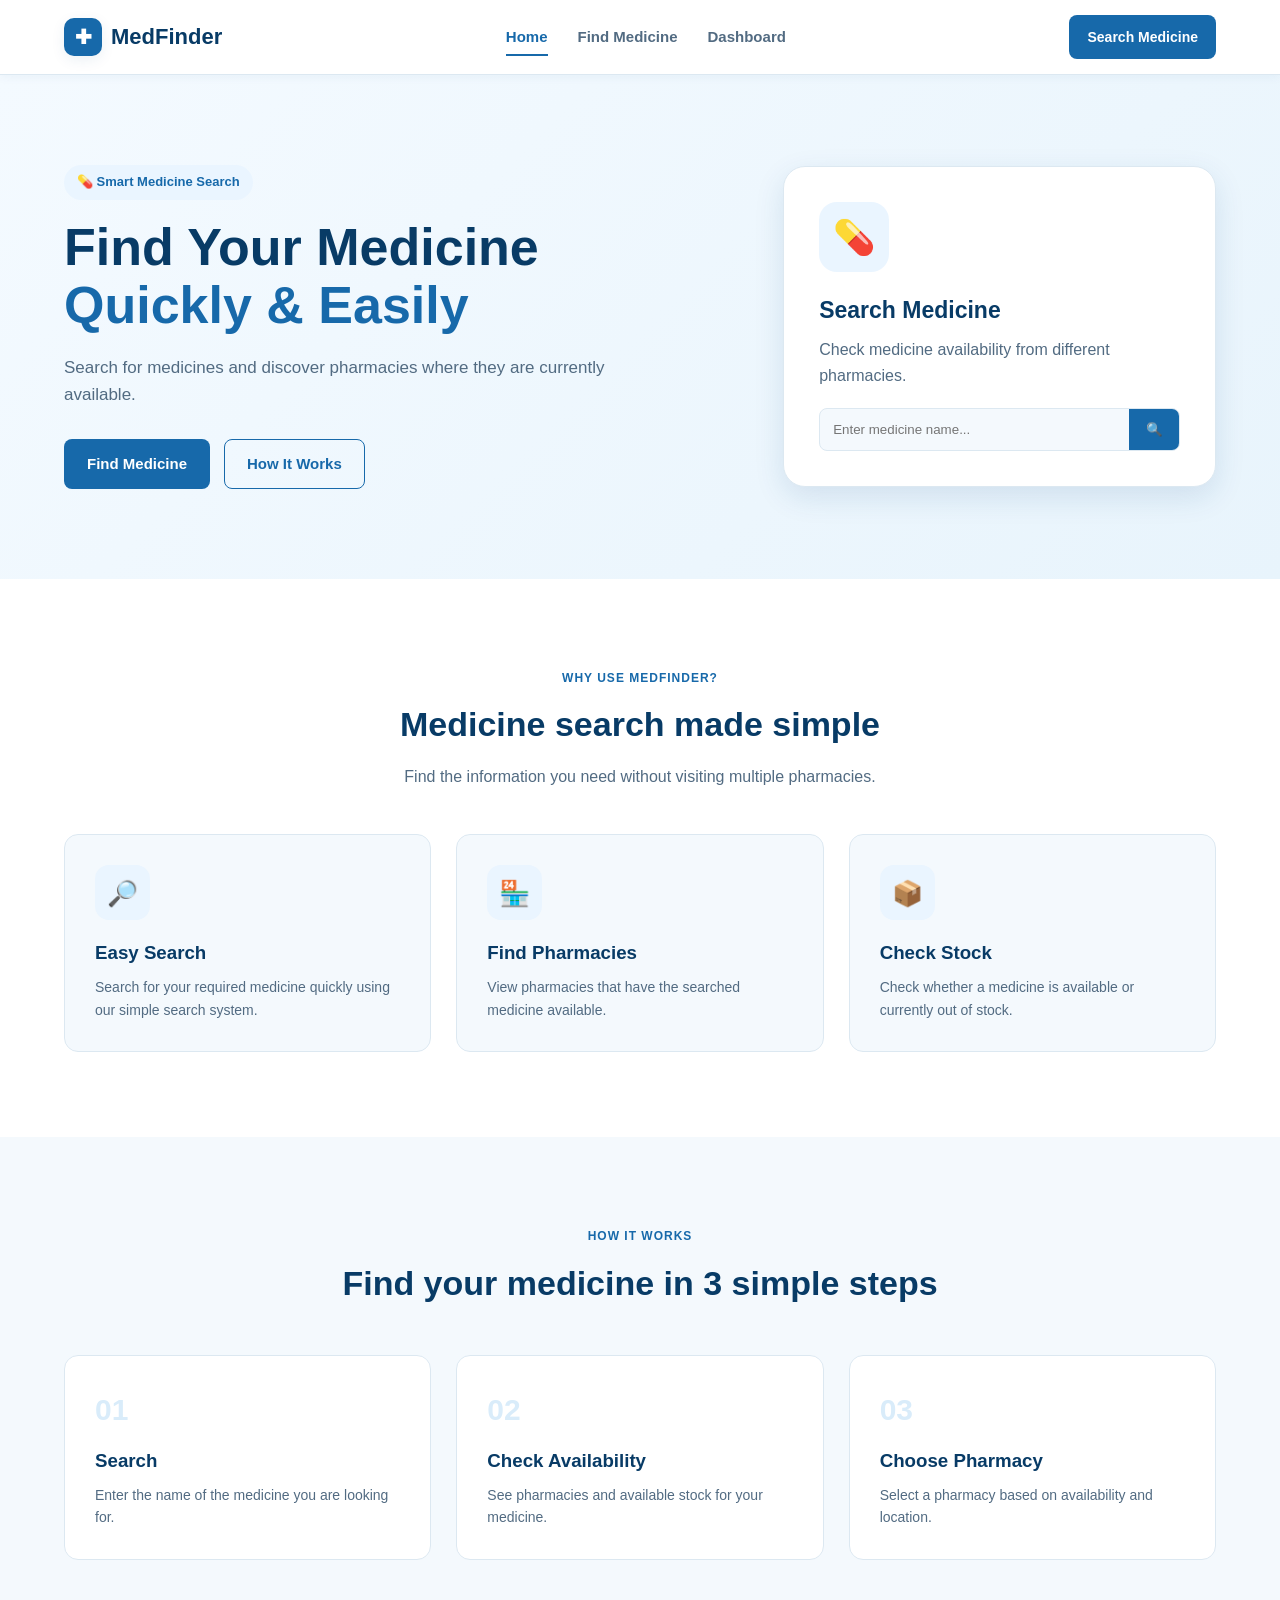
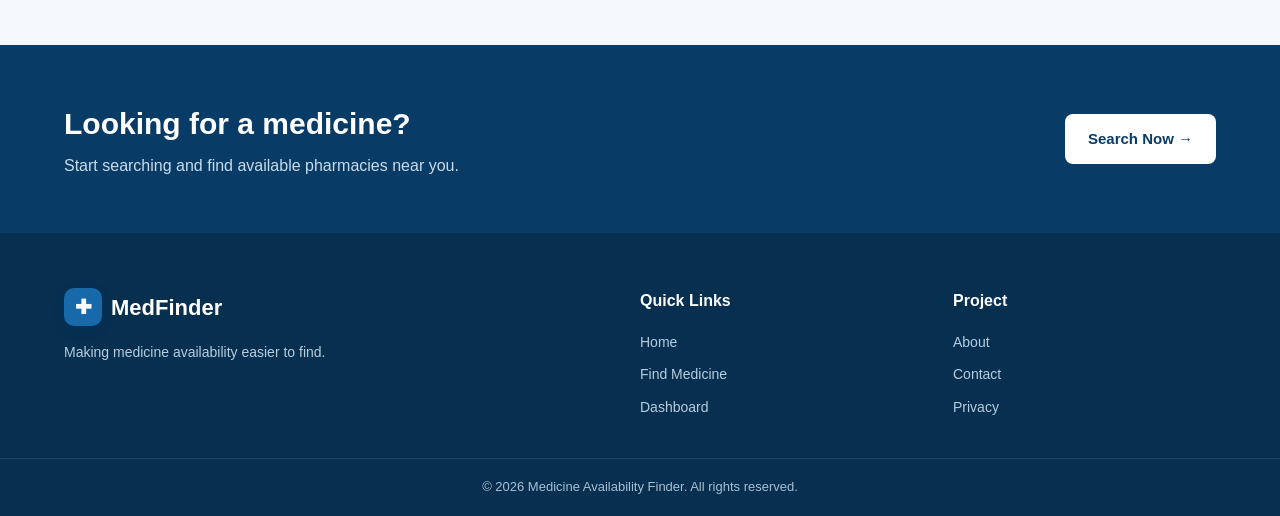
<file: Medicine-Availability-Finder/index.html>
<!DOCTYPE html>
<html lang="en">
<head>
    <meta charset="UTF-8">
    <meta name="viewport" content="width=device-width, initial-scale=1.0">

    <title>Medicine Availability Finder</title>

    <link rel="stylesheet" href="style.css">
</head>

<body>

    <!-- ================= NAVBAR ================= -->
    <header class="navbar">

        <div class="container nav-container">

            <a href="index.html" class="logo">
                <span class="logo-icon">✚</span>
                MedFinder
            </a>

            <nav class="nav-links">
                <a href="index.html" class="active">Home</a>
                <a href="search.html">Find Medicine</a>
                <a href="dashboard.html">Dashboard</a>
            </nav>

            <a href="search.html" class="nav-button">
                Search Medicine
            </a>

        </div>

    </header>


    <!-- ================= HERO SECTION ================= -->
    <main>

        <section class="hero">

            <div class="container hero-content">

                <div class="hero-text">

                    <span class="hero-tag">
                        💊 Smart Medicine Search
                    </span>

                    <h1>
                        Find Your Medicine
                        <span>Quickly & Easily</span>
                    </h1>

                    <p>
                        Search for medicines and discover pharmacies
                        where they are currently available.
                    </p>

                    <div class="hero-buttons">

                        <a href="search.html" class="primary-button">
                            Find Medicine
                        </a>

                        <a href="#how-it-works" class="secondary-button">
                            How It Works
                        </a>

                    </div>

                </div>


                <div class="hero-card">

                    <div class="medicine-icon">
                        💊
                    </div>

                    <h3>Search Medicine</h3>

                    <p>
                        Check medicine availability from
                        different pharmacies.
                    </p>

                    <div class="mini-search">

                        <input
                            type="text"
                            placeholder="Enter medicine name..."
                            id="heroSearch"
                        >

                        <button onclick="searchFromHome()">
                            🔍
                        </button>

                    </div>

                </div>

            </div>

        </section>


        <!-- ================= FEATURES ================= -->

        <section class="features-section">

            <div class="container">

                <div class="section-heading">

                    <span>WHY USE MEDFINDER?</span>

                    <h2>
                        Medicine search made simple
                    </h2>

                    <p>
                        Find the information you need without
                        visiting multiple pharmacies.
                    </p>

                </div>


                <div class="features-grid">

                    <div class="feature-card">

                        <div class="feature-icon">
                            🔎
                        </div>

                        <h3>Easy Search</h3>

                        <p>
                            Search for your required medicine
                            quickly using our simple search system.
                        </p>

                    </div>


                    <div class="feature-card">

                        <div class="feature-icon">
                            🏪
                        </div>

                        <h3>Find Pharmacies</h3>

                        <p>
                            View pharmacies that have the
                            searched medicine available.
                        </p>

                    </div>


                    <div class="feature-card">

                        <div class="feature-icon">
                            📦
                        </div>

                        <h3>Check Stock</h3>

                        <p>
                            Check whether a medicine is
                            available or currently out of stock.
                        </p>

                    </div>

                </div>

            </div>

        </section>


        <!-- ================= HOW IT WORKS ================= -->

        <section class="how-section" id="how-it-works">

            <div class="container">

                <div class="section-heading">

                    <span>HOW IT WORKS</span>

                    <h2>
                        Find your medicine in 3 simple steps
                    </h2>

                </div>


                <div class="steps-grid">

                    <div class="step-card">

                        <div class="step-number">
                            01
                        </div>

                        <h3>Search</h3>

                        <p>
                            Enter the name of the medicine
                            you are looking for.
                        </p>

                    </div>


                    <div class="step-card">

                        <div class="step-number">
                            02
                        </div>

                        <h3>Check Availability</h3>

                        <p>
                            See pharmacies and available
                            stock for your medicine.
                        </p>

                    </div>


                    <div class="step-card">

                        <div class="step-number">
                            03
                        </div>

                        <h3>Choose Pharmacy</h3>

                        <p>
                            Select a pharmacy based on
                            availability and location.
                        </p>

                    </div>

                </div>

            </div>

        </section>


        <!-- ================= CTA ================= -->

        <section class="cta-section">

            <div class="container cta-content">

                <div>

                    <h2>
                        Looking for a medicine?
                    </h2>

                    <p>
                        Start searching and find available
                        pharmacies near you.
                    </p>

                </div>

                <a href="search.html" class="primary-button">
                    Search Now →
                </a>

            </div>

        </section>

    </main>


    <!-- ================= FOOTER ================= -->

    <footer class="footer">

        <div class="container footer-content">

            <div class="footer-brand">

                <a href="index.html" class="logo">
                    <span class="logo-icon">✚</span>
                    MedFinder
                </a>

                <p>
                    Making medicine availability
                    easier to find.
                </p>

            </div>


            <div class="footer-links">

                <h4>Quick Links</h4>

                <a href="index.html">Home</a>
                <a href="search.html">Find Medicine</a>
                <a href="dashboard.html">Dashboard</a>

            </div>


            <div class="footer-links">

                <h4>Project</h4>

                <a href="#">About</a>
                <a href="#">Contact</a>
                <a href="#">Privacy</a>

            </div>

        </div>


        <div class="footer-bottom">

            <p>
                © 2026 Medicine Availability Finder.
                All rights reserved.
            </p>

        </div>

    </footer>


    <!-- JavaScript -->
    <script src="script.js"></script>

</body>
</html>
</file>
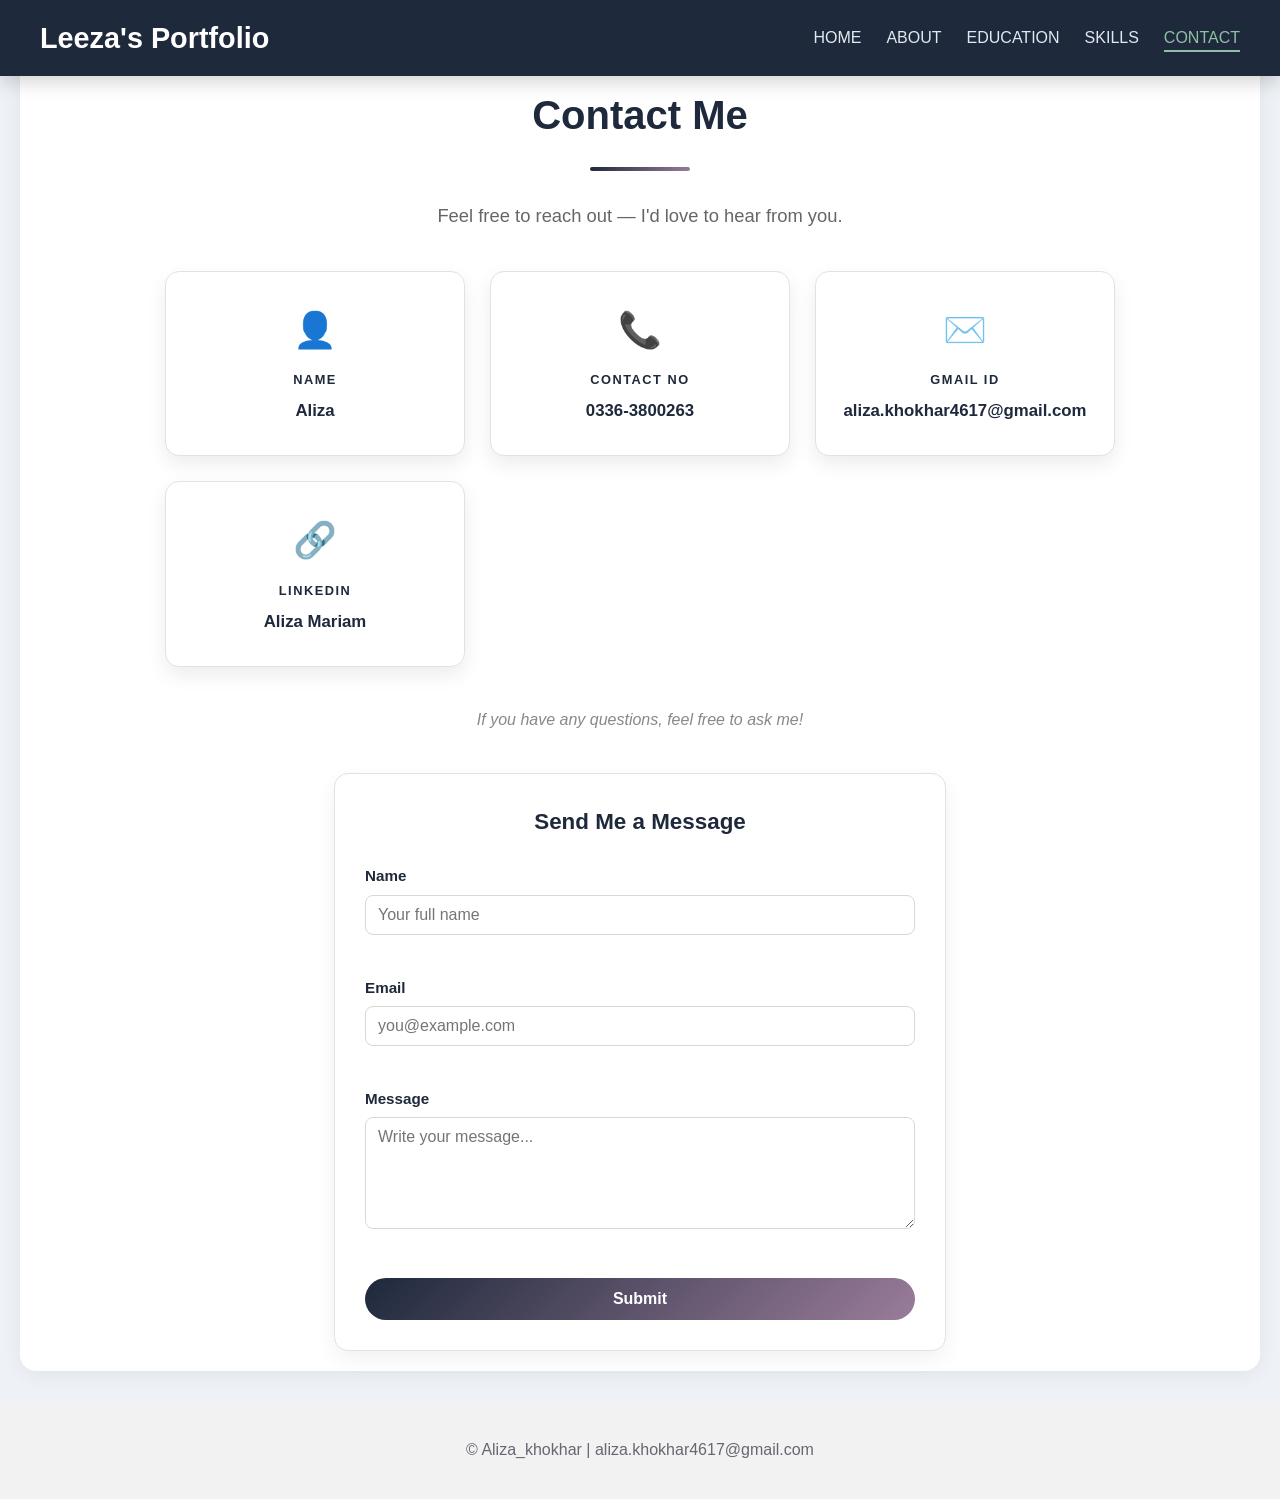
<file: contact.html>
<!DOCTYPE html>
<html lang="en">
<head>
    <meta charset="UTF-8">
    <meta name="viewport" content="width=device-width, initial-scale=1.0">
    <title>Contact | Leeza's Portfolio</title>
    <style>
:root {
            --color-bg: #eef1f5;
            --color-white: #ffffff;
            --color-navy: #1e293b;
            --color-text: #333340;
            --color-accent: #1e293b;
            --color-accent-2: #9a7c9a;
            --color-nav-text: #e2e8f0;
            --color-hover: #8fbfa5;
            --transition-fast: 0.3s ease;
        }
        html {
            scroll-behavior: smooth;
        }
         body {
            font-family: 'Segoe UI', Tahoma, Geneva, Verdana, sans-serif;
            margin: 0;
            padding: 0;
            background: var(--color-bg);
            color: var(--color-text);
            line-height: 1.6;
            overflow-x: hidden;
        }
        header {
            position: fixed;
            top: 0;
            width: 100%;
            background: var(--color-navy);
            z-index: 1000;
            padding: 15px 0; /* Reduced padding */
            box-shadow: 0 4px 20px rgba(0, 0, 0, 0.2);
        }
        .header-content {
            max-width: 1200px;
            margin: 0 auto;
            display: flex;
            justify-content: space-between;
            align-items: center;
            padding: 0 20px;
        }
        .logo {
            font-size: 1.8em; /* Slightly smaller */
            font-weight: bold;
            color: #ffffff;
            text-shadow: none;
        }
        nav ul {
            list-style: none;
            margin: 0;
            padding: 0;
            display: flex;
        }
        nav ul li {
            margin-left: 25px; /* Adjusted */
        }
        nav ul li a {
            position: relative;
            color: var(--color-nav-text);
            text-decoration: none;
            font-weight: 500;
            transition: color var(--transition-fast), transform var(--transition-fast);
            padding-bottom: 4px;
        }
        nav ul li a::after {
            content: '';
            position: absolute;
            left: 0;
            bottom: -2px;
            width: 0;
            height: 2px;
            background: var(--color-hover);
            transition: width var(--transition-fast);
        }
        nav ul li a:hover {
            color: var(--color-hover);
            transform: translateY(-2px);
        }
        nav ul li a:hover::after,
        nav ul li a.active::after {
            width: 100%;
        }
        .hero {
            padding: 100px 20px 50px; /* Reduced padding */
            background: linear-gradient(135deg, #ffffff 0%, #eef1ef 100%);
            min-height: 70vh; /* Reduced height */
            display: flex;
            align-items: center;
            justify-content: space-between;
            flex-wrap: wrap;
        }
        .hero-content {
            flex: 1;
            text-align: left;
            padding-left: 50px;
        }
        .hero h1 {
            font-size: 3.5em;
            margin: 0;
            color: var(--color-navy);
            text-shadow: none;
            animation: fadeInUp 1s ease-out;
        }
        .hero p {
            font-size: 1.5em;
            margin: 20px 0;
            animation: fadeInUp 1.2s ease-out;
        }
        .hero .slogan {
            font-size: 1.2em;
            margin: 10px 0;
            color: #6b6b7a;
            animation: fadeInUp 1.3s ease-out;
        }
        .hero button, .hero a.button-link {
            background: linear-gradient(135deg, var(--color-accent) 0%, var(--color-accent-2) 100%);
            color: #ffffff;
            border: none;
            padding: 10px 20px; /* Smaller padding */
            font-size: 1em; /* Smaller font */
            cursor: pointer;
            border-radius: 50px;
            transition: transform 0.3s, box-shadow 0.3s;
            animation: fadeInUp 1.6s ease-out;
            text-decoration: none;
            display: inline-block;
            font-weight: 600;
        }
        .hero button:hover, .hero a.button-link:hover {
            transform: scale(1.05);
            box-shadow: 0 10px 30px rgba(107, 144, 128, 0.5);
        }
        .hero img {
            width: 250px;
            height: 350px;
            border-radius: 10px; /* Rectangle shape */
            border: 3px solid var(--color-accent);
            box-shadow: 0 0 30px rgba(107, 144, 128, 0.5);
            margin-right: 30px;
            animation: fadeInUp 1.4s ease-out;
            flex-shrink: 0;
            transition: transform var(--transition-fast), box-shadow var(--transition-fast);
        }
        .hero img:hover {
            transform: scale(1.04);
            box-shadow: 0 0 40px rgba(107, 144, 128, 0.7);
        }
        section {
            padding: 40px 40px; /* Reduced top padding */
            max-width: 1200px;
            margin: 30px auto;
        }
        section:not(.hero) {
            background: #ffffff;
            border-radius: 16px;
            box-shadow: 0 4px 20px rgba(0, 0, 0, 0.06);
        }
        #about {
            background: #ffffff;
        }
        #skills {
            background: #ffffff;
        }
        #contact {
            background: #ffffff;
        }
        #contact h2 {
            color: var(--color-navy);
            text-shadow: none;
        }
        section h2 {
            text-align: center;
            font-size: 2.5em;
            margin-bottom: 50px;
            color: var(--color-navy);
            text-shadow: none;
            position: relative;
        }
        section h2::after {
            content: '';
            display: block;
            width: 100px;
            height: 4px;
            background: linear-gradient(135deg, var(--color-accent) 0%, var(--color-accent-2) 100%);
            margin: 20px auto;
            border-radius: 2px;
        }
        .about {
            display: flex;
            align-items: center;
            justify-content: center;
            flex-wrap: wrap;
        }
        .about img {
            width: 200px;
            height: 200px;
            border-radius: 50%;
            border: 5px solid var(--color-accent);
            margin-right: 50px;
            box-shadow: 0 0 30px rgba(107, 144, 128, 0.5);
            transition: transform var(--transition-fast), box-shadow var(--transition-fast);
        }
        .about img:hover {
            transform: scale(1.06) rotate(2deg);
            box-shadow: 0 0 40px rgba(107, 144, 128, 0.7);
        }
        .about p {
            font-size: 1.2em;
            max-width: 600px;
            line-height: 1.8;
        }
       /* EDUCATION SECTION */
#education{
    padding: 40px 40px;
    background: #ffffff;
    color: var(--color-navy);
    min-height: auto;
    display: flex;
    flex-direction: column;
    justify-content: center;
    max-width: 1200px;
    margin: 30px auto;
    border-radius: 16px;
    box-shadow: 0 4px 20px rgba(0, 0, 0, 0.06);
}

#education h2{
    text-align: center;
    font-size: 50px;
    margin-bottom: 50px;
    color: var(--color-navy);
    position: relative;
}

#education h2::after{
    content: "";
    width: 100px;
    height: 4px;
    background: var(--color-accent-2);
    display: block;
    margin: 15px auto;
    border-radius: 10px;
}

.education-table{
    width: 100%;
    border-collapse: collapse;
    background: #ffffff;
    border-radius: 15px;
    overflow: hidden;
    box-shadow: 0 8px 25px rgba(0,0,0,0.08);
}

.education-table th{
    background: var(--color-accent);
    color: #ffffff;
    padding: 20px;
    font-size: 18px;
    text-transform: uppercase;
    letter-spacing: 1px;
}

.education-table td{
    padding: 20px;
    text-align: center;
    color: var(--color-text);
    border-bottom: 1px solid #eeeeee;
    font-size: 17px;
}

.education-table tr{
    background: #ffffff;
    transition: 0.3s ease;
}

.education-table tr:hover{
    background: #f2f5f3;
    transform: scale(1.01);
}

.education-table tr:last-child td{
    border-bottom: none;
}

.toggle-btn {
    background: var(--color-navy);
    color: #ffffff;
    border: none;
    padding: 10px 22px;
    font-size: 0.95em;
    font-weight: 600;
    border-radius: 50px;
    cursor: pointer;
    transition: background 0.3s, transform 0.3s;
}

.toggle-btn:hover {
    background: var(--color-accent);
    transform: translateY(-2px);
}

/* RESPONSIVE */
@media(max-width: 768px){

    #education{
        padding: 60px 5%;
    }

    #education h2{
        font-size: 35px;
    }

    .education-table{
        font-size: 14px;
    }

    .education-table th,
    .education-table td{
        padding: 12px;
    }
}
        .skills {
            display: grid;
            grid-template-columns: repeat(auto-fit, minmax(250px, 1fr));
            gap: 30px;
            margin-top: -20px;
        }
        .skill {
            background: #ffffff;
            border: 1px solid #eaeaea;
            padding: 20px;
            /* Removed border-radius */
            box-shadow: 0 10px 30px rgba(0, 0, 0, 0.06);
            transition: transform 0.3s, box-shadow 0.3s;
        }
        .skill:hover {
            transform: translateY(-10px);
            box-shadow: 0 20px 40px rgba(107, 144, 128, 0.2);
        }
        .skill p {
            margin: 0 0 10px;
            font-weight: bold;
            color: var(--color-navy);
        }
        .skill-bar {
            background-color: #eef1ef;
            border-radius: 10px;
            height: 25px;
            overflow: hidden;
            box-shadow: inset 0 2px 5px rgba(0, 0, 0, 0.08);
        }
        .skill-fill {
            height: 100%;
            border-radius: 10px;
            background: linear-gradient(135deg, var(--color-accent) 0%, var(--color-accent-2) 100%);
            transition: width 1s ease-out;
        }
        .contact {
            text-align: center;
            background: transparent;
            padding: 20px;
            box-shadow: none;
        }
        .contact-intro {
            color: #666;
            font-size: 1.15em;
            margin: -20px 0 40px;
        }
        .contact-grid {
            display: grid;
            grid-template-columns: repeat(auto-fit, minmax(220px, 1fr));
            gap: 25px;
            max-width: 950px;
            margin: 0 auto;
        }
        .contact-card {
            background: #ffffff;
            border: 1px solid #e2e2e2;
            border-radius: 14px;
            padding: 30px 20px;
            box-shadow: 0 8px 20px rgba(0, 0, 0, 0.08);
            transition: transform 0.3s, box-shadow 0.3s, border-color 0.3s;
        }
        .contact-card:hover {
            transform: translateY(-8px);
            box-shadow: 0 18px 35px rgba(107, 144, 128, 0.25);
            border-color: var(--color-accent);
        }
        .contact-icon {
            font-size: 2.2em;
            display: block;
            margin-bottom: 12px;
        }
        .contact-label {
            font-size: 0.8em;
            text-transform: uppercase;
            letter-spacing: 1.5px;
            color: var(--color-accent);
            font-weight: 700;
            margin-bottom: 8px;
        }
        .contact-value {
            color: var(--color-navy);
            font-size: 1.05em;
            font-weight: 600;
            word-break: break-word;
        }
        .contact-value a {
            color: var(--color-navy);
            text-decoration: none;
            transition: color 0.3s;
        }
        .contact-value a:hover {
            color: var(--color-accent);
        }
        .contact-note {
            margin-top: 40px;
            color: #888;
            font-style: italic;
        }
        .contact-form {
            max-width: 550px;
            margin: 40px auto 0;
            text-align: left;
            background: #ffffff;
            border: 1px solid #e2e2e2;
            border-radius: 14px;
            padding: 30px;
            box-shadow: 0 8px 20px rgba(0, 0, 0, 0.06);
        }
        .form-heading {
            text-align: center;
            color: var(--color-navy);
            margin: 0 0 25px;
            font-size: 1.4em;
        }
        .form-group {
            margin-bottom: 20px;
        }
        .form-group label {
            display: block;
            font-weight: 600;
            color: var(--color-navy);
            margin-bottom: 6px;
            font-size: 0.95em;
        }
        .form-group input,
        .form-group textarea {
            width: 100%;
            padding: 10px 12px;
            border: 1px solid #d8d8d8;
            border-radius: 8px;
            font-size: 1em;
            font-family: inherit;
            color: var(--color-text);
            box-sizing: border-box;
            transition: border-color 0.3s;
        }
        .form-group input:focus,
        .form-group textarea:focus {
            outline: none;
            border-color: var(--color-accent);
        }
        .form-group input.invalid,
        .form-group textarea.invalid {
            border-color: #d64545;
        }
        .error-msg {
            display: block;
            color: #d64545;
            font-size: 0.85em;
            margin-top: 5px;
            min-height: 16px;
        }
        .form-submit-btn {
            width: 100%;
            background: linear-gradient(135deg, var(--color-accent) 0%, var(--color-accent-2) 100%);
            color: #ffffff;
            border: none;
            padding: 12px 20px;
            font-size: 1em;
            font-weight: 600;
            border-radius: 50px;
            cursor: pointer;
            transition: transform 0.3s, box-shadow 0.3s;
        }
        .form-submit-btn:hover {
            transform: scale(1.02);
            box-shadow: 0 10px 25px rgba(107, 144, 128, 0.35);
        }
        .form-success-msg {
            display: none;
            text-align: center;
            color: #2e7d4f;
            font-weight: 600;
            margin: 15px 0 0;
        }
        footer {
            text-align: center;
            padding: 20px; /* Reduced padding */
            background: #f2f2f2;
            color: #666674;
        }
        @keyframes fadeInUp {
            from {
                opacity: 0;
                transform: translateY(30px);
            }
            to {
                opacity: 1;
                transform: translateY(0);
            }
        }

        nav ul li a.active {
            color: var(--color-hover);
        }
        .logo {
            transition: transform var(--transition-fast);
        }
        .logo:hover {
            transform: scale(1.03);
        }

    </style>
</head>
<body>
    <header>
        <div class="header-content">
            <div class="logo">Leeza's Portfolio</div>
            <nav>
                <ul>
                    <li><a href="home.html">HOME</a></li>
                    <li><a href="about.html">ABOUT</a></li>
                    <li><a href="education.html">EDUCATION</a></li>
                    <li><a href="skills.html">SKILLS</a></li>
                    <li><a href="contact.html" class="active">CONTACT</a></li>
                </ul>
            </nav>
        </div>
    </header>

    <section id="contact" class="contact">
        <h2>Contact Me</h2>
        <p class="contact-intro">Feel free to reach out — I'd love to hear from you.</p>
        <div class="contact-grid">
            <div class="contact-card">
                <span class="contact-icon">👤</span>
                <div class="contact-label">Name</div>
                <div class="contact-value">Aliza</div>
            </div>
            <div class="contact-card">
                <span class="contact-icon">📞</span>
                <div class="contact-label">Contact No</div>
                <div class="contact-value">0336-3800263</div>
            </div>
            <div class="contact-card">
                <span class="contact-icon">✉️</span>
                <div class="contact-label">Gmail ID</div>
                <div class="contact-value">aliza.khokhar4617@gmail.com</div>
            </div>
            <div class="contact-card">
                <span class="contact-icon">🔗</span>
                <div class="contact-label">LinkedIn</div>
                <div class="contact-value"><a href="https://linkedin.com/in/aliza-mariam-b6210241a" target="_blank">Aliza Mariam</a></div>
            </div>
        </div>
        <p class="contact-note">If you have any questions, feel free to ask me!</p>

        <form id="contactForm" class="contact-form" novalidate>
            <h3 class="form-heading">Send Me a Message</h3>

            <div class="form-group">
                <label for="cf-name">Name</label>
                <input type="text" id="cf-name" name="name" placeholder="Your full name">
                <span class="error-msg" id="err-name"></span>
            </div>

            <div class="form-group">
                <label for="cf-email">Email</label>
                <input type="text" id="cf-email" name="email" placeholder="you@example.com">
                <span class="error-msg" id="err-email"></span>
            </div>

            <div class="form-group">
                <label for="cf-message">Message</label>
                <textarea id="cf-message" name="message" rows="5" placeholder="Write your message..."></textarea>
                <span class="error-msg" id="err-message"></span>
            </div>

            <button type="submit" class="form-submit-btn">Submit</button>
            <p class="form-success-msg" id="formSuccessMsg">✅ Message validated successfully!</p>
        </form>
    </section>

    <footer>
        <p>&copy; Aliza_khokhar | aliza.khokhar4617@gmail.com</p>
    </footer>


    <script>
        const contactForm = document.getElementById('contactForm');
        if (contactForm) {
            contactForm.addEventListener('submit', function (e) {
                e.preventDefault();

                let isValid = true;

                const nameInput = document.getElementById('cf-name');
                const emailInput = document.getElementById('cf-email');
                const messageInput = document.getElementById('cf-message');

                const errName = document.getElementById('err-name');
                const errEmail = document.getElementById('err-email');
                const errMessage = document.getElementById('err-message');
                const successMsg = document.getElementById('formSuccessMsg');

                [nameInput, emailInput, messageInput].forEach(el => el.classList.remove('invalid'));
                errName.textContent = '';
                errEmail.textContent = '';
                errMessage.textContent = '';
                successMsg.style.display = 'none';

                if (nameInput.value.trim() === '') {
                    errName.textContent = 'Name is required.';
                    nameInput.classList.add('invalid');
                    isValid = false;
                }

                const emailPattern = /^[^\s@]+@[^\s@]+\.[^\s@]+$/;
                if (emailInput.value.trim() === '') {
                    errEmail.textContent = 'Email is required.';
                    emailInput.classList.add('invalid');
                    isValid = false;
                } else if (!emailPattern.test(emailInput.value.trim())) {
                    errEmail.textContent = 'Please enter a valid email address.';
                    emailInput.classList.add('invalid');
                    isValid = false;
                }

                if (messageInput.value.trim() === '') {
                    errMessage.textContent = 'Message is required.';
                    messageInput.classList.add('invalid');
                    isValid = false;
                }

                if (isValid) {
                    successMsg.style.display = 'block';
                    contactForm.reset();
                }
            });
        }
    </script>
</body>
</html>
</file>
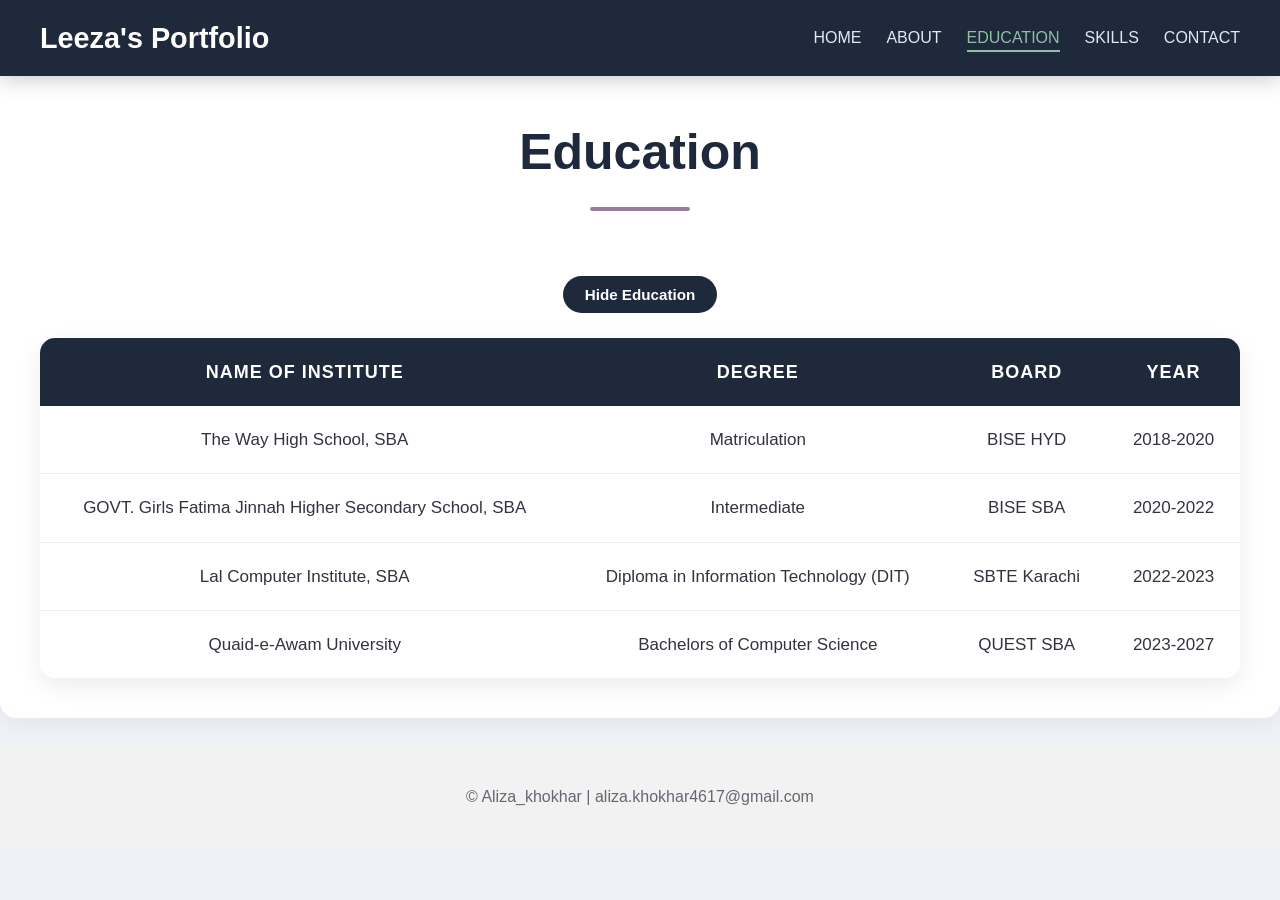
<file: education.html>
<!DOCTYPE html>
<html lang="en">
<head>
    <meta charset="UTF-8">
    <meta name="viewport" content="width=device-width, initial-scale=1.0">
    <title>Education | Leeza's Portfolio</title>
    <style>
:root {
            --color-bg: #eef1f5;
            --color-white: #ffffff;
            --color-navy: #1e293b;
            --color-text: #333340;
            --color-accent: #1e293b;
            --color-accent-2: #9a7c9a;
            --color-nav-text: #e2e8f0;
            --color-hover: #8fbfa5;
            --transition-fast: 0.3s ease;
        }
        html {
            scroll-behavior: smooth;
        }
         body {
            font-family: 'Segoe UI', Tahoma, Geneva, Verdana, sans-serif;
            margin: 0;
            padding: 0;
            background: var(--color-bg);
            color: var(--color-text);
            line-height: 1.6;
            overflow-x: hidden;
        }
        header {
            position: fixed;
            top: 0;
            width: 100%;
            background: var(--color-navy);
            z-index: 1000;
            padding: 15px 0; /* Reduced padding */
            box-shadow: 0 4px 20px rgba(0, 0, 0, 0.2);
        }
        .header-content {
            max-width: 1200px;
            margin: 0 auto;
            display: flex;
            justify-content: space-between;
            align-items: center;
            padding: 0 20px;
        }
        .logo {
            font-size: 1.8em; /* Slightly smaller */
            font-weight: bold;
            color: #ffffff;
            text-shadow: none;
        }
        nav ul {
            list-style: none;
            margin: 0;
            padding: 0;
            display: flex;
        }
        nav ul li {
            margin-left: 25px; /* Adjusted */
        }
        nav ul li a {
            position: relative;
            color: var(--color-nav-text);
            text-decoration: none;
            font-weight: 500;
            transition: color var(--transition-fast), transform var(--transition-fast);
            padding-bottom: 4px;
        }
        nav ul li a::after {
            content: '';
            position: absolute;
            left: 0;
            bottom: -2px;
            width: 0;
            height: 2px;
            background: var(--color-hover);
            transition: width var(--transition-fast);
        }
        nav ul li a:hover {
            color: var(--color-hover);
            transform: translateY(-2px);
        }
        nav ul li a:hover::after,
        nav ul li a.active::after {
            width: 100%;
        }
        .hero {
            padding: 100px 20px 50px; /* Reduced padding */
            background: linear-gradient(135deg, #ffffff 0%, #eef1ef 100%);
            min-height: 70vh; /* Reduced height */
            display: flex;
            align-items: center;
            justify-content: space-between;
            flex-wrap: wrap;
        }
        .hero-content {
            flex: 1;
            text-align: left;
            padding-left: 50px;
        }
        .hero h1 {
            font-size: 3.5em;
            margin: 0;
            color: var(--color-navy);
            text-shadow: none;
            animation: fadeInUp 1s ease-out;
        }
        .hero p {
            font-size: 1.5em;
            margin: 20px 0;
            animation: fadeInUp 1.2s ease-out;
        }
        .hero .slogan {
            font-size: 1.2em;
            margin: 10px 0;
            color: #6b6b7a;
            animation: fadeInUp 1.3s ease-out;
        }
        .hero button, .hero a.button-link {
            background: linear-gradient(135deg, var(--color-accent) 0%, var(--color-accent-2) 100%);
            color: #ffffff;
            border: none;
            padding: 10px 20px; /* Smaller padding */
            font-size: 1em; /* Smaller font */
            cursor: pointer;
            border-radius: 50px;
            transition: transform 0.3s, box-shadow 0.3s;
            animation: fadeInUp 1.6s ease-out;
            text-decoration: none;
            display: inline-block;
            font-weight: 600;
        }
        .hero button:hover, .hero a.button-link:hover {
            transform: scale(1.05);
            box-shadow: 0 10px 30px rgba(107, 144, 128, 0.5);
        }
        .hero img {
            width: 250px;
            height: 350px;
            border-radius: 10px; /* Rectangle shape */
            border: 3px solid var(--color-accent);
            box-shadow: 0 0 30px rgba(107, 144, 128, 0.5);
            margin-right: 30px;
            animation: fadeInUp 1.4s ease-out;
            flex-shrink: 0;
            transition: transform var(--transition-fast), box-shadow var(--transition-fast);
        }
        .hero img:hover {
            transform: scale(1.04);
            box-shadow: 0 0 40px rgba(107, 144, 128, 0.7);
        }
        section {
            padding: 40px 40px; /* Reduced top padding */
            max-width: 1200px;
            margin: 30px auto;
        }
        section:not(.hero) {
            background: #ffffff;
            border-radius: 16px;
            box-shadow: 0 4px 20px rgba(0, 0, 0, 0.06);
        }
        #about {
            background: #ffffff;
        }
        #skills {
            background: #ffffff;
        }
        #contact {
            background: #ffffff;
        }
        #contact h2 {
            color: var(--color-navy);
            text-shadow: none;
        }
        section h2 {
            text-align: center;
            font-size: 2.5em;
            margin-bottom: 50px;
            color: var(--color-navy);
            text-shadow: none;
            position: relative;
        }
        section h2::after {
            content: '';
            display: block;
            width: 100px;
            height: 4px;
            background: linear-gradient(135deg, var(--color-accent) 0%, var(--color-accent-2) 100%);
            margin: 20px auto;
            border-radius: 2px;
        }
        .about {
            display: flex;
            align-items: center;
            justify-content: center;
            flex-wrap: wrap;
        }
        .about img {
            width: 200px;
            height: 200px;
            border-radius: 50%;
            border: 5px solid var(--color-accent);
            margin-right: 50px;
            box-shadow: 0 0 30px rgba(107, 144, 128, 0.5);
            transition: transform var(--transition-fast), box-shadow var(--transition-fast);
        }
        .about img:hover {
            transform: scale(1.06) rotate(2deg);
            box-shadow: 0 0 40px rgba(107, 144, 128, 0.7);
        }
        .about p {
            font-size: 1.2em;
            max-width: 600px;
            line-height: 1.8;
        }
       /* EDUCATION SECTION */
#education{
    padding: 40px 40px;
    background: #ffffff;
    color: var(--color-navy);
    min-height: auto;
    display: flex;
    flex-direction: column;
    justify-content: center;
    max-width: 1200px;
    margin: 30px auto;
    border-radius: 16px;
    box-shadow: 0 4px 20px rgba(0, 0, 0, 0.06);
}

#education h2{
    text-align: center;
    font-size: 50px;
    margin-bottom: 50px;
    color: var(--color-navy);
    position: relative;
}

#education h2::after{
    content: "";
    width: 100px;
    height: 4px;
    background: var(--color-accent-2);
    display: block;
    margin: 15px auto;
    border-radius: 10px;
}

.education-table{
    width: 100%;
    border-collapse: collapse;
    background: #ffffff;
    border-radius: 15px;
    overflow: hidden;
    box-shadow: 0 8px 25px rgba(0,0,0,0.08);
}

.education-table th{
    background: var(--color-accent);
    color: #ffffff;
    padding: 20px;
    font-size: 18px;
    text-transform: uppercase;
    letter-spacing: 1px;
}

.education-table td{
    padding: 20px;
    text-align: center;
    color: var(--color-text);
    border-bottom: 1px solid #eeeeee;
    font-size: 17px;
}

.education-table tr{
    background: #ffffff;
    transition: 0.3s ease;
}

.education-table tr:hover{
    background: #f2f5f3;
    transform: scale(1.01);
}

.education-table tr:last-child td{
    border-bottom: none;
}

.toggle-btn {
    background: var(--color-navy);
    color: #ffffff;
    border: none;
    padding: 10px 22px;
    font-size: 0.95em;
    font-weight: 600;
    border-radius: 50px;
    cursor: pointer;
    transition: background 0.3s, transform 0.3s;
}

.toggle-btn:hover {
    background: var(--color-accent);
    transform: translateY(-2px);
}

/* RESPONSIVE */
@media(max-width: 768px){

    #education{
        padding: 60px 5%;
    }

    #education h2{
        font-size: 35px;
    }

    .education-table{
        font-size: 14px;
    }

    .education-table th,
    .education-table td{
        padding: 12px;
    }
}
        .skills {
            display: grid;
            grid-template-columns: repeat(auto-fit, minmax(250px, 1fr));
            gap: 30px;
            margin-top: -20px;
        }
        .skill {
            background: #ffffff;
            border: 1px solid #eaeaea;
            padding: 20px;
            /* Removed border-radius */
            box-shadow: 0 10px 30px rgba(0, 0, 0, 0.06);
            transition: transform 0.3s, box-shadow 0.3s;
        }
        .skill:hover {
            transform: translateY(-10px);
            box-shadow: 0 20px 40px rgba(107, 144, 128, 0.2);
        }
        .skill p {
            margin: 0 0 10px;
            font-weight: bold;
            color: var(--color-navy);
        }
        .skill-bar {
            background-color: #eef1ef;
            border-radius: 10px;
            height: 25px;
            overflow: hidden;
            box-shadow: inset 0 2px 5px rgba(0, 0, 0, 0.08);
        }
        .skill-fill {
            height: 100%;
            border-radius: 10px;
            background: linear-gradient(135deg, var(--color-accent) 0%, var(--color-accent-2) 100%);
            transition: width 1s ease-out;
        }
        .contact {
            text-align: center;
            background: transparent;
            padding: 20px;
            box-shadow: none;
        }
        .contact-intro {
            color: #666;
            font-size: 1.15em;
            margin: -20px 0 40px;
        }
        .contact-grid {
            display: grid;
            grid-template-columns: repeat(auto-fit, minmax(220px, 1fr));
            gap: 25px;
            max-width: 950px;
            margin: 0 auto;
        }
        .contact-card {
            background: #ffffff;
            border: 1px solid #e2e2e2;
            border-radius: 14px;
            padding: 30px 20px;
            box-shadow: 0 8px 20px rgba(0, 0, 0, 0.08);
            transition: transform 0.3s, box-shadow 0.3s, border-color 0.3s;
        }
        .contact-card:hover {
            transform: translateY(-8px);
            box-shadow: 0 18px 35px rgba(107, 144, 128, 0.25);
            border-color: var(--color-accent);
        }
        .contact-icon {
            font-size: 2.2em;
            display: block;
            margin-bottom: 12px;
        }
        .contact-label {
            font-size: 0.8em;
            text-transform: uppercase;
            letter-spacing: 1.5px;
            color: var(--color-accent);
            font-weight: 700;
            margin-bottom: 8px;
        }
        .contact-value {
            color: var(--color-navy);
            font-size: 1.05em;
            font-weight: 600;
            word-break: break-word;
        }
        .contact-value a {
            color: var(--color-navy);
            text-decoration: none;
            transition: color 0.3s;
        }
        .contact-value a:hover {
            color: var(--color-accent);
        }
        .contact-note {
            margin-top: 40px;
            color: #888;
            font-style: italic;
        }
        .contact-form {
            max-width: 550px;
            margin: 40px auto 0;
            text-align: left;
            background: #ffffff;
            border: 1px solid #e2e2e2;
            border-radius: 14px;
            padding: 30px;
            box-shadow: 0 8px 20px rgba(0, 0, 0, 0.06);
        }
        .form-heading {
            text-align: center;
            color: var(--color-navy);
            margin: 0 0 25px;
            font-size: 1.4em;
        }
        .form-group {
            margin-bottom: 20px;
        }
        .form-group label {
            display: block;
            font-weight: 600;
            color: var(--color-navy);
            margin-bottom: 6px;
            font-size: 0.95em;
        }
        .form-group input,
        .form-group textarea {
            width: 100%;
            padding: 10px 12px;
            border: 1px solid #d8d8d8;
            border-radius: 8px;
            font-size: 1em;
            font-family: inherit;
            color: var(--color-text);
            box-sizing: border-box;
            transition: border-color 0.3s;
        }
        .form-group input:focus,
        .form-group textarea:focus {
            outline: none;
            border-color: var(--color-accent);
        }
        .form-group input.invalid,
        .form-group textarea.invalid {
            border-color: #d64545;
        }
        .error-msg {
            display: block;
            color: #d64545;
            font-size: 0.85em;
            margin-top: 5px;
            min-height: 16px;
        }
        .form-submit-btn {
            width: 100%;
            background: linear-gradient(135deg, var(--color-accent) 0%, var(--color-accent-2) 100%);
            color: #ffffff;
            border: none;
            padding: 12px 20px;
            font-size: 1em;
            font-weight: 600;
            border-radius: 50px;
            cursor: pointer;
            transition: transform 0.3s, box-shadow 0.3s;
        }
        .form-submit-btn:hover {
            transform: scale(1.02);
            box-shadow: 0 10px 25px rgba(107, 144, 128, 0.35);
        }
        .form-success-msg {
            display: none;
            text-align: center;
            color: #2e7d4f;
            font-weight: 600;
            margin: 15px 0 0;
        }
        footer {
            text-align: center;
            padding: 20px; /* Reduced padding */
            background: #f2f2f2;
            color: #666674;
        }
        @keyframes fadeInUp {
            from {
                opacity: 0;
                transform: translateY(30px);
            }
            to {
                opacity: 1;
                transform: translateY(0);
            }
        }

        nav ul li a.active {
            color: var(--color-hover);
        }
        .logo {
            transition: transform var(--transition-fast);
        }
        .logo:hover {
            transform: scale(1.03);
        }

    </style>
</head>
<body>
    <header>
        <div class="header-content">
            <div class="logo">Leeza's Portfolio</div>
            <nav>
                <ul>
                    <li><a href="home.html">HOME</a></li>
                    <li><a href="about.html">ABOUT</a></li>
                    <li><a href="education.html" class="active">EDUCATION</a></li>
                    <li><a href="skills.html">SKILLS</a></li>
                    <li><a href="contact.html">CONTACT</a></li>
                </ul>
            </nav>
        </div>
    </header>

    <!-- EDUCATION SECTION -->
    <section id="education">
        <h2>Education</h2>

        <div style="text-align:center; margin-bottom: 25px;">
            <button id="eduToggleBtn" onclick="toggleEducation()" class="toggle-btn">Hide Education</button>
        </div>

        <table class="education-table" id="educationTable">

            <tr>
                <th>Name of Institute</th>
                <th>Degree</th>
                <th>Board</th>
                <th>Year</th>
            </tr>

            <tr>
                <td>The Way High School, SBA</td>
                <td>Matriculation</td>
                <td>BISE HYD</td>
                <td>2018-2020</td>
            </tr>

            <tr>
                <td>GOVT. Girls Fatima Jinnah Higher Secondary School, SBA</td>
                <td>Intermediate</td>
                <td>BISE SBA</td>
                <td>2020-2022</td>
            </tr>

            <tr>
                <td>Lal Computer Institute, SBA</td>
                <td>Diploma in Information Technology (DIT)</td>
                <td>SBTE Karachi</td>
                <td>2022-2023</td>
            </tr>

            <tr>
                <td>Quaid-e-Awam University</td>
                <td>Bachelors of Computer Science</td>
                <td>QUEST SBA</td>
                <td>2023-2027</td>
            </tr>

        </table>
    </section>

    <footer>
        <p>&copy; Aliza_khokhar | aliza.khokhar4617@gmail.com</p>
    </footer>


    <script>
        function toggleEducation() {
            const table = document.getElementById('educationTable');
            const btn = document.getElementById('eduToggleBtn');

            if (table.style.display === 'none') {
                table.style.display = 'table';
                btn.textContent = 'Hide Education';
                btn.style.background = '#1e293b';
            } else {
                table.style.display = 'none';
                btn.textContent = 'Show Education';
                btn.style.background = '#6b9080';
            }
        }
    </script>
</body>
</html>
</file>
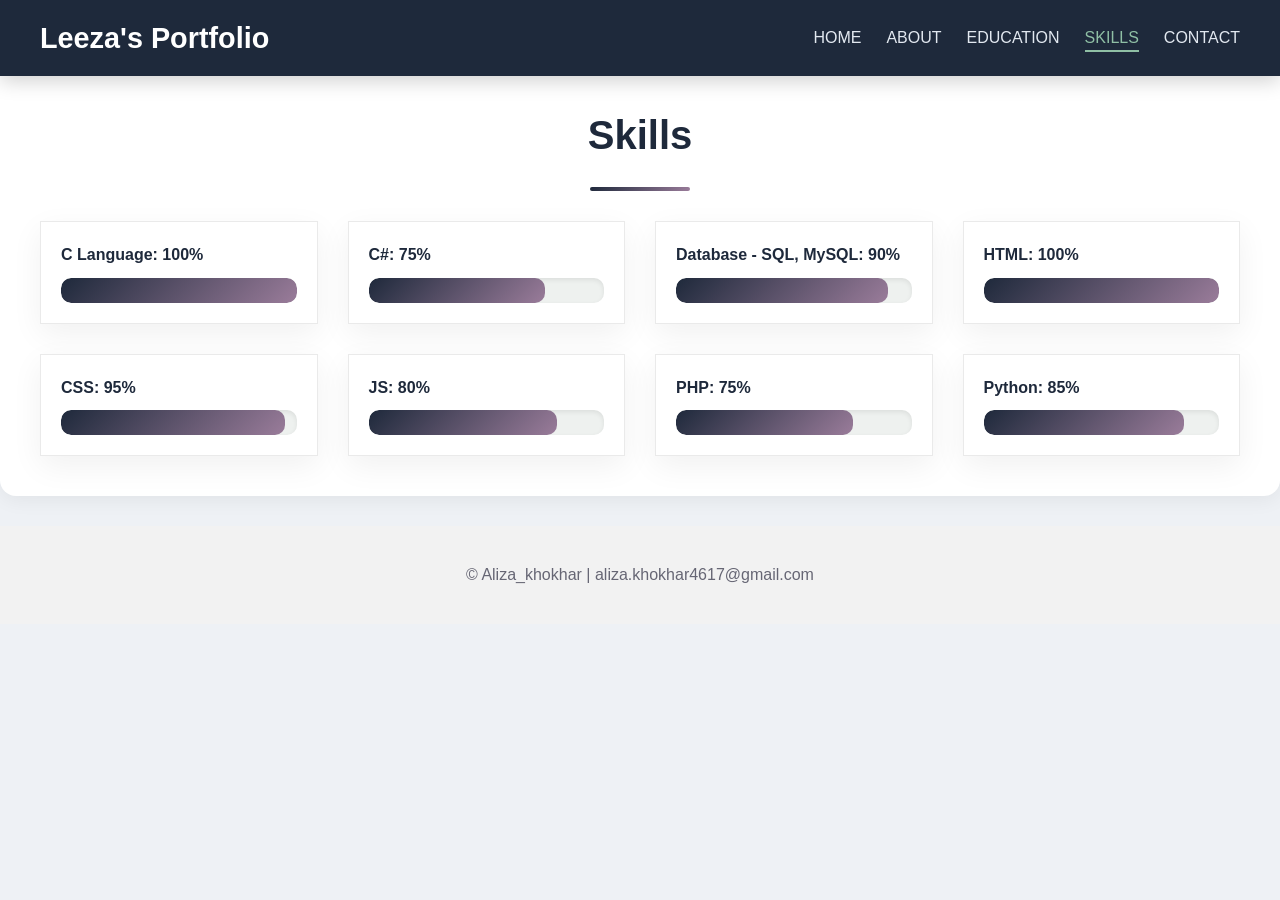
<file: skills.html>
<!DOCTYPE html>
<html lang="en">
<head>
    <meta charset="UTF-8">
    <meta name="viewport" content="width=device-width, initial-scale=1.0">
    <title>Skills | Leeza's Portfolio</title>
    <style>
:root {
            --color-bg: #eef1f5;
            --color-white: #ffffff;
            --color-navy: #1e293b;
            --color-text: #333340;
            --color-accent: #1e293b;
            --color-accent-2: #9a7c9a;
            --color-nav-text: #e2e8f0;
            --color-hover: #8fbfa5;
            --transition-fast: 0.3s ease;
        }
        html {
            scroll-behavior: smooth;
        }
         body {
            font-family: 'Segoe UI', Tahoma, Geneva, Verdana, sans-serif;
            margin: 0;
            padding: 0;
            background: var(--color-bg);
            color: var(--color-text);
            line-height: 1.6;
            overflow-x: hidden;
        }
        header {
            position: fixed;
            top: 0;
            width: 100%;
            background: var(--color-navy);
            z-index: 1000;
            padding: 15px 0; /* Reduced padding */
            box-shadow: 0 4px 20px rgba(0, 0, 0, 0.2);
        }
        .header-content {
            max-width: 1200px;
            margin: 0 auto;
            display: flex;
            justify-content: space-between;
            align-items: center;
            padding: 0 20px;
        }
        .logo {
            font-size: 1.8em; /* Slightly smaller */
            font-weight: bold;
            color: #ffffff;
            text-shadow: none;
        }
        nav ul {
            list-style: none;
            margin: 0;
            padding: 0;
            display: flex;
        }
        nav ul li {
            margin-left: 25px; /* Adjusted */
        }
        nav ul li a {
            position: relative;
            color: var(--color-nav-text);
            text-decoration: none;
            font-weight: 500;
            transition: color var(--transition-fast), transform var(--transition-fast);
            padding-bottom: 4px;
        }
        nav ul li a::after {
            content: '';
            position: absolute;
            left: 0;
            bottom: -2px;
            width: 0;
            height: 2px;
            background: var(--color-hover);
            transition: width var(--transition-fast);
        }
        nav ul li a:hover {
            color: var(--color-hover);
            transform: translateY(-2px);
        }
        nav ul li a:hover::after,
        nav ul li a.active::after {
            width: 100%;
        }
        .hero {
            padding: 100px 20px 50px; /* Reduced padding */
            background: linear-gradient(135deg, #ffffff 0%, #eef1ef 100%);
            min-height: 70vh; /* Reduced height */
            display: flex;
            align-items: center;
            justify-content: space-between;
            flex-wrap: wrap;
        }
        .hero-content {
            flex: 1;
            text-align: left;
            padding-left: 50px;
        }
        .hero h1 {
            font-size: 3.5em;
            margin: 0;
            color: var(--color-navy);
            text-shadow: none;
            animation: fadeInUp 1s ease-out;
        }
        .hero p {
            font-size: 1.5em;
            margin: 20px 0;
            animation: fadeInUp 1.2s ease-out;
        }
        .hero .slogan {
            font-size: 1.2em;
            margin: 10px 0;
            color: #6b6b7a;
            animation: fadeInUp 1.3s ease-out;
        }
        .hero button, .hero a.button-link {
            background: linear-gradient(135deg, var(--color-accent) 0%, var(--color-accent-2) 100%);
            color: #ffffff;
            border: none;
            padding: 10px 20px; /* Smaller padding */
            font-size: 1em; /* Smaller font */
            cursor: pointer;
            border-radius: 50px;
            transition: transform 0.3s, box-shadow 0.3s;
            animation: fadeInUp 1.6s ease-out;
            text-decoration: none;
            display: inline-block;
            font-weight: 600;
        }
        .hero button:hover, .hero a.button-link:hover {
            transform: scale(1.05);
            box-shadow: 0 10px 30px rgba(107, 144, 128, 0.5);
        }
        .hero img {
            width: 250px;
            height: 350px;
            border-radius: 10px; /* Rectangle shape */
            border: 3px solid var(--color-accent);
            box-shadow: 0 0 30px rgba(107, 144, 128, 0.5);
            margin-right: 30px;
            animation: fadeInUp 1.4s ease-out;
            flex-shrink: 0;
            transition: transform var(--transition-fast), box-shadow var(--transition-fast);
        }
        .hero img:hover {
            transform: scale(1.04);
            box-shadow: 0 0 40px rgba(107, 144, 128, 0.7);
        }
        section {
            padding: 40px 40px; /* Reduced top padding */
            max-width: 1200px;
            margin: 30px auto;
        }
        section:not(.hero) {
            background: #ffffff;
            border-radius: 16px;
            box-shadow: 0 4px 20px rgba(0, 0, 0, 0.06);
        }
        #about {
            background: #ffffff;
        }
        #skills {
            background: #ffffff;
        }
        #contact {
            background: #ffffff;
        }
        #contact h2 {
            color: var(--color-navy);
            text-shadow: none;
        }
        section h2 {
            text-align: center;
            font-size: 2.5em;
            margin-bottom: 50px;
            color: var(--color-navy);
            text-shadow: none;
            position: relative;
        }
        section h2::after {
            content: '';
            display: block;
            width: 100px;
            height: 4px;
            background: linear-gradient(135deg, var(--color-accent) 0%, var(--color-accent-2) 100%);
            margin: 20px auto;
            border-radius: 2px;
        }
        .about {
            display: flex;
            align-items: center;
            justify-content: center;
            flex-wrap: wrap;
        }
        .about img {
            width: 200px;
            height: 200px;
            border-radius: 50%;
            border: 5px solid var(--color-accent);
            margin-right: 50px;
            box-shadow: 0 0 30px rgba(107, 144, 128, 0.5);
            transition: transform var(--transition-fast), box-shadow var(--transition-fast);
        }
        .about img:hover {
            transform: scale(1.06) rotate(2deg);
            box-shadow: 0 0 40px rgba(107, 144, 128, 0.7);
        }
        .about p {
            font-size: 1.2em;
            max-width: 600px;
            line-height: 1.8;
        }
       /* EDUCATION SECTION */
#education{
    padding: 40px 40px;
    background: #ffffff;
    color: var(--color-navy);
    min-height: auto;
    display: flex;
    flex-direction: column;
    justify-content: center;
    max-width: 1200px;
    margin: 30px auto;
    border-radius: 16px;
    box-shadow: 0 4px 20px rgba(0, 0, 0, 0.06);
}

#education h2{
    text-align: center;
    font-size: 50px;
    margin-bottom: 50px;
    color: var(--color-navy);
    position: relative;
}

#education h2::after{
    content: "";
    width: 100px;
    height: 4px;
    background: var(--color-accent-2);
    display: block;
    margin: 15px auto;
    border-radius: 10px;
}

.education-table{
    width: 100%;
    border-collapse: collapse;
    background: #ffffff;
    border-radius: 15px;
    overflow: hidden;
    box-shadow: 0 8px 25px rgba(0,0,0,0.08);
}

.education-table th{
    background: var(--color-accent);
    color: #ffffff;
    padding: 20px;
    font-size: 18px;
    text-transform: uppercase;
    letter-spacing: 1px;
}

.education-table td{
    padding: 20px;
    text-align: center;
    color: var(--color-text);
    border-bottom: 1px solid #eeeeee;
    font-size: 17px;
}

.education-table tr{
    background: #ffffff;
    transition: 0.3s ease;
}

.education-table tr:hover{
    background: #f2f5f3;
    transform: scale(1.01);
}

.education-table tr:last-child td{
    border-bottom: none;
}

.toggle-btn {
    background: var(--color-navy);
    color: #ffffff;
    border: none;
    padding: 10px 22px;
    font-size: 0.95em;
    font-weight: 600;
    border-radius: 50px;
    cursor: pointer;
    transition: background 0.3s, transform 0.3s;
}

.toggle-btn:hover {
    background: var(--color-accent);
    transform: translateY(-2px);
}

/* RESPONSIVE */
@media(max-width: 768px){

    #education{
        padding: 60px 5%;
    }

    #education h2{
        font-size: 35px;
    }

    .education-table{
        font-size: 14px;
    }

    .education-table th,
    .education-table td{
        padding: 12px;
    }
}
        .skills {
            display: grid;
            grid-template-columns: repeat(auto-fit, minmax(250px, 1fr));
            gap: 30px;
            margin-top: -20px;
        }
        .skill {
            background: #ffffff;
            border: 1px solid #eaeaea;
            padding: 20px;
            /* Removed border-radius */
            box-shadow: 0 10px 30px rgba(0, 0, 0, 0.06);
            transition: transform 0.3s, box-shadow 0.3s;
        }
        .skill:hover {
            transform: translateY(-10px);
            box-shadow: 0 20px 40px rgba(107, 144, 128, 0.2);
        }
        .skill p {
            margin: 0 0 10px;
            font-weight: bold;
            color: var(--color-navy);
        }
        .skill-bar {
            background-color: #eef1ef;
            border-radius: 10px;
            height: 25px;
            overflow: hidden;
            box-shadow: inset 0 2px 5px rgba(0, 0, 0, 0.08);
        }
        .skill-fill {
            height: 100%;
            border-radius: 10px;
            background: linear-gradient(135deg, var(--color-accent) 0%, var(--color-accent-2) 100%);
            transition: width 1s ease-out;
        }
        .contact {
            text-align: center;
            background: transparent;
            padding: 20px;
            box-shadow: none;
        }
        .contact-intro {
            color: #666;
            font-size: 1.15em;
            margin: -20px 0 40px;
        }
        .contact-grid {
            display: grid;
            grid-template-columns: repeat(auto-fit, minmax(220px, 1fr));
            gap: 25px;
            max-width: 950px;
            margin: 0 auto;
        }
        .contact-card {
            background: #ffffff;
            border: 1px solid #e2e2e2;
            border-radius: 14px;
            padding: 30px 20px;
            box-shadow: 0 8px 20px rgba(0, 0, 0, 0.08);
            transition: transform 0.3s, box-shadow 0.3s, border-color 0.3s;
        }
        .contact-card:hover {
            transform: translateY(-8px);
            box-shadow: 0 18px 35px rgba(107, 144, 128, 0.25);
            border-color: var(--color-accent);
        }
        .contact-icon {
            font-size: 2.2em;
            display: block;
            margin-bottom: 12px;
        }
        .contact-label {
            font-size: 0.8em;
            text-transform: uppercase;
            letter-spacing: 1.5px;
            color: var(--color-accent);
            font-weight: 700;
            margin-bottom: 8px;
        }
        .contact-value {
            color: var(--color-navy);
            font-size: 1.05em;
            font-weight: 600;
            word-break: break-word;
        }
        .contact-value a {
            color: var(--color-navy);
            text-decoration: none;
            transition: color 0.3s;
        }
        .contact-value a:hover {
            color: var(--color-accent);
        }
        .contact-note {
            margin-top: 40px;
            color: #888;
            font-style: italic;
        }
        .contact-form {
            max-width: 550px;
            margin: 40px auto 0;
            text-align: left;
            background: #ffffff;
            border: 1px solid #e2e2e2;
            border-radius: 14px;
            padding: 30px;
            box-shadow: 0 8px 20px rgba(0, 0, 0, 0.06);
        }
        .form-heading {
            text-align: center;
            color: var(--color-navy);
            margin: 0 0 25px;
            font-size: 1.4em;
        }
        .form-group {
            margin-bottom: 20px;
        }
        .form-group label {
            display: block;
            font-weight: 600;
            color: var(--color-navy);
            margin-bottom: 6px;
            font-size: 0.95em;
        }
        .form-group input,
        .form-group textarea {
            width: 100%;
            padding: 10px 12px;
            border: 1px solid #d8d8d8;
            border-radius: 8px;
            font-size: 1em;
            font-family: inherit;
            color: var(--color-text);
            box-sizing: border-box;
            transition: border-color 0.3s;
        }
        .form-group input:focus,
        .form-group textarea:focus {
            outline: none;
            border-color: var(--color-accent);
        }
        .form-group input.invalid,
        .form-group textarea.invalid {
            border-color: #d64545;
        }
        .error-msg {
            display: block;
            color: #d64545;
            font-size: 0.85em;
            margin-top: 5px;
            min-height: 16px;
        }
        .form-submit-btn {
            width: 100%;
            background: linear-gradient(135deg, var(--color-accent) 0%, var(--color-accent-2) 100%);
            color: #ffffff;
            border: none;
            padding: 12px 20px;
            font-size: 1em;
            font-weight: 600;
            border-radius: 50px;
            cursor: pointer;
            transition: transform 0.3s, box-shadow 0.3s;
        }
        .form-submit-btn:hover {
            transform: scale(1.02);
            box-shadow: 0 10px 25px rgba(107, 144, 128, 0.35);
        }
        .form-success-msg {
            display: none;
            text-align: center;
            color: #2e7d4f;
            font-weight: 600;
            margin: 15px 0 0;
        }
        footer {
            text-align: center;
            padding: 20px; /* Reduced padding */
            background: #f2f2f2;
            color: #666674;
        }
        @keyframes fadeInUp {
            from {
                opacity: 0;
                transform: translateY(30px);
            }
            to {
                opacity: 1;
                transform: translateY(0);
            }
        }

        nav ul li a.active {
            color: var(--color-hover);
        }
        .logo {
            transition: transform var(--transition-fast);
        }
        .logo:hover {
            transform: scale(1.03);
        }

    </style>
</head>
<body>
    <header>
        <div class="header-content">
            <div class="logo">Leeza's Portfolio</div>
            <nav>
                <ul>
                    <li><a href="home.html">HOME</a></li>
                    <li><a href="about.html">ABOUT</a></li>
                    <li><a href="education.html">EDUCATION</a></li>
                    <li><a href="skills.html" class="active">SKILLS</a></li>
                    <li><a href="contact.html">CONTACT</a></li>
                </ul>
            </nav>
        </div>
    </header>

    <section id="skills">
        <h2>Skills</h2>
        <div class="skills">
            <div class="skill">
                <p>C Language: 100%</p>
                <div class="skill-bar">
                    <div class="skill-fill" style="width: 100%;"></div>
                </div>
            </div>
            <div class="skill">
                <p>C#: 75%</p>
                <div class="skill-bar">
                    <div class="skill-fill" style="width: 75%;"></div>
                </div>
            </div>
            <div class="skill">
                <p>Database - SQL, MySQL: 90%</p>
                <div class="skill-bar">
                    <div class="skill-fill" style="width: 90%;"></div>
                </div>
            </div>
            <div class="skill">
                <p>HTML: 100%</p>
                <div class="skill-bar">
                    <div class="skill-fill" style="width: 100%;"></div>
                </div>
            </div>
            <div class="skill">
                <p>CSS: 95%</p>
                <div class="skill-bar">
                    <div class="skill-fill" style="width: 95%;"></div>
                </div>
            </div>
            <div class="skill">
                <p>JS: 80%</p>
                <div class="skill-bar">
                    <div class="skill-fill" style="width: 80%;"></div>
                </div>
            </div>
            <div class="skill">
                <p>PHP: 75%</p>
                <div class="skill-bar">
                    <div class="skill-fill" style="width: 75%;"></div>
                </div>
            </div>
            <div class="skill">
                <p>Python: 85%</p>
                <div class="skill-bar">
                    <div class="skill-fill" style="width: 85%;"></div>
                </div>
            </div>
        </div>
    </section>

    <footer>
        <p>&copy; Aliza_khokhar | aliza.khokhar4617@gmail.com</p>
    </footer>

</body>
</html>
</file>
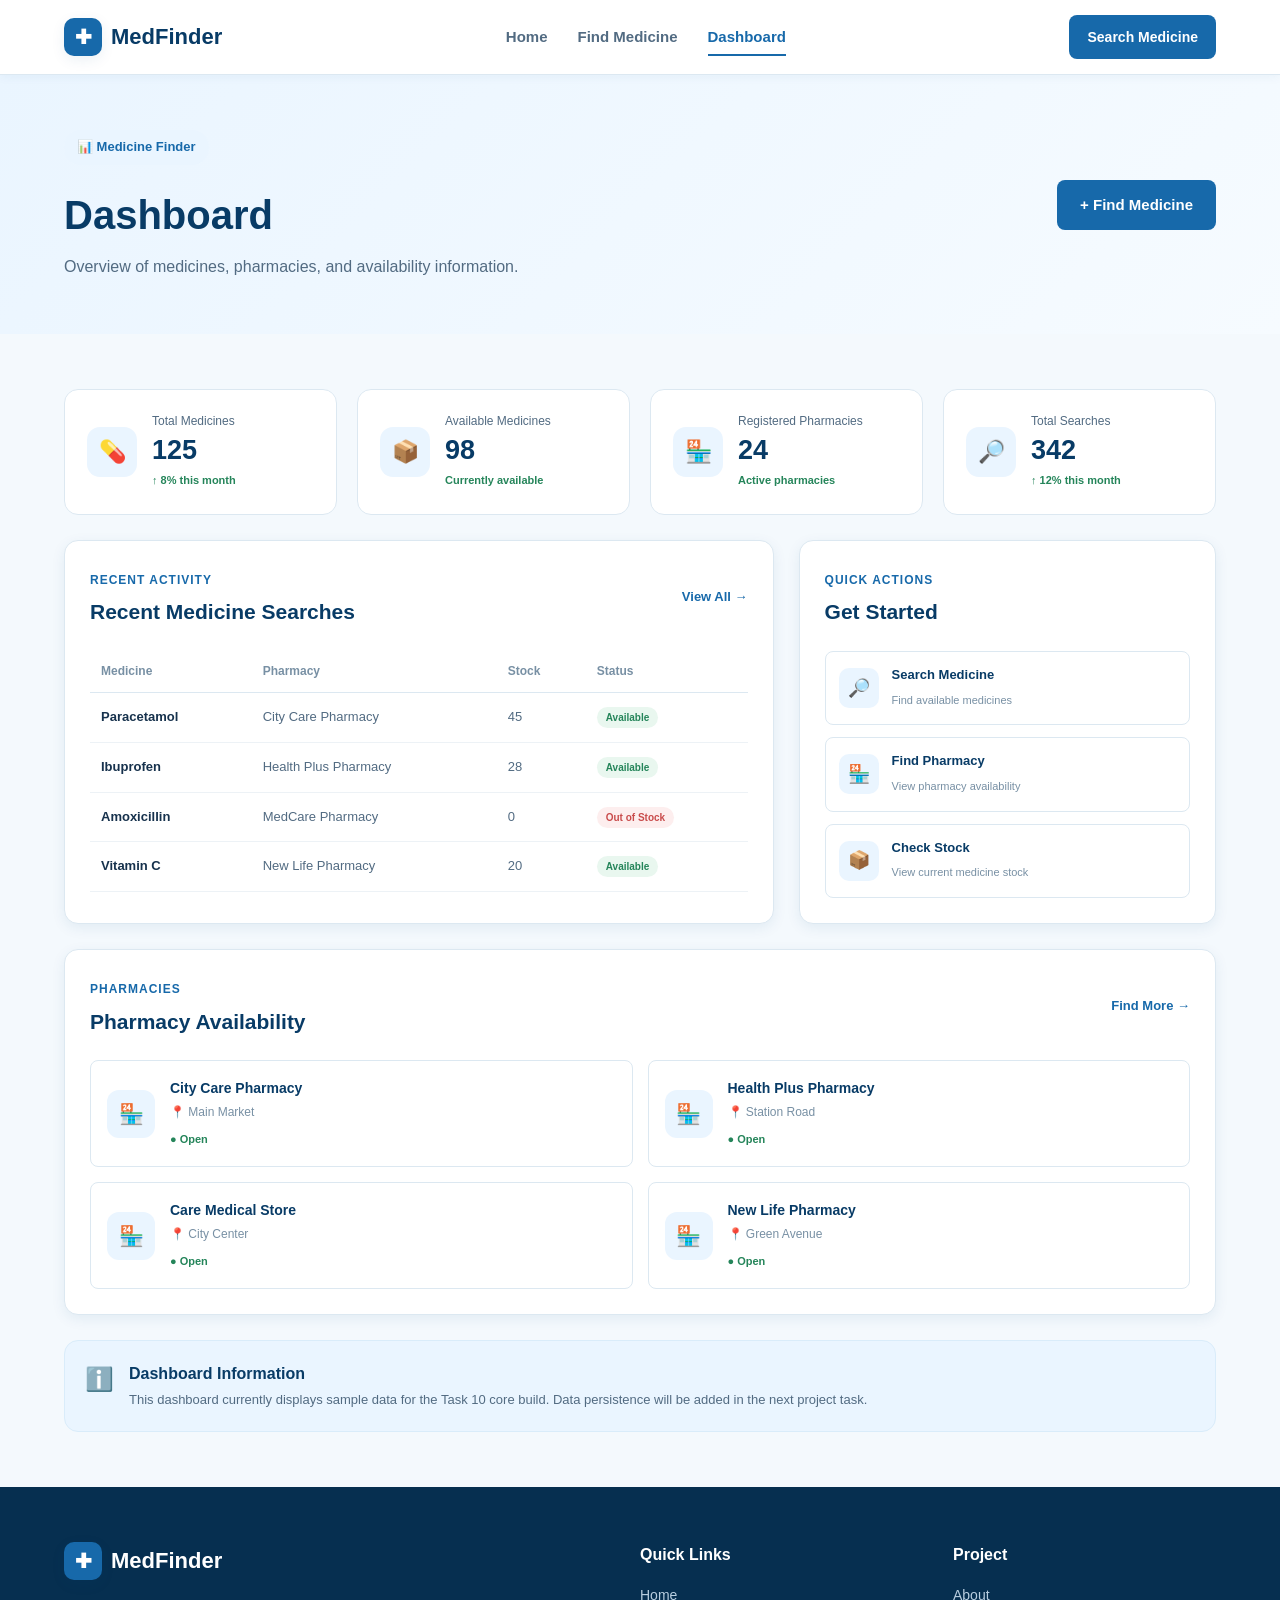
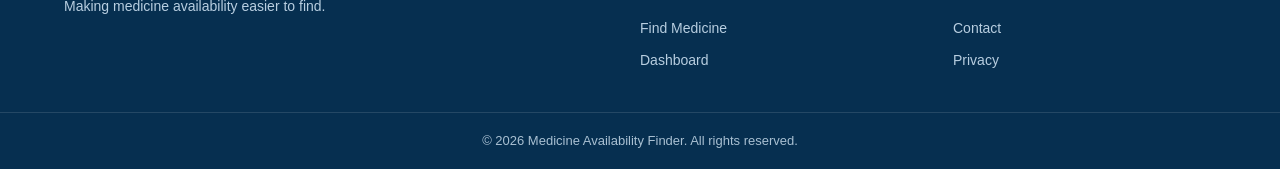
<file: Medicine-Availability-Finder/dashboard.html>
<!DOCTYPE html>
<html lang="en">
<head>
    <meta charset="UTF-8">
    <meta name="viewport" content="width=device-width, initial-scale=1.0">

    <title>Dashboard | MedFinder</title>

    <link rel="stylesheet" href="style.css">
</head>

<body>

    <!-- ================= NAVBAR ================= -->

    <header class="navbar">

        <div class="container nav-container">

            <a href="index.html" class="logo">
                <span class="logo-icon">✚</span>
                MedFinder
            </a>

            <nav class="nav-links">
                <a href="index.html">Home</a>
                <a href="search.html">Find Medicine</a>
                <a href="dashboard.html" class="active">Dashboard</a>
            </nav>

            <a href="search.html" class="nav-button">
                Search Medicine
            </a>

        </div>

    </header>


    <!-- ================= DASHBOARD ================= -->

    <main>

        <!-- Dashboard Header -->

        <section class="dashboard-header">

            <div class="container dashboard-header-content">

                <div>

                    <span class="hero-tag">
                        📊 Medicine Finder
                    </span>

                    <h1>
                        Dashboard
                    </h1>

                    <p>
                        Overview of medicines, pharmacies,
                        and availability information.
                    </p>

                </div>

                <a href="search.html" class="primary-button">
                    + Find Medicine
                </a>

            </div>

        </section>


        <!-- ================= STATISTICS ================= -->

        <section class="dashboard-section">

            <div class="container">

                <div class="stats-grid">

                    <!-- Total Medicines -->

                    <div class="stat-card">

                        <div class="stat-icon">
                            💊
                        </div>

                        <div class="stat-content">

                            <p>
                                Total Medicines
                            </p>

                            <h2 id="totalMedicines">
                                125
                            </h2>

                            <span class="stat-positive">
                                ↑ 8% this month
                            </span>

                        </div>

                    </div>


                    <!-- Available Medicines -->

                    <div class="stat-card">

                        <div class="stat-icon">
                            📦
                        </div>

                        <div class="stat-content">

                            <p>
                                Available Medicines
                            </p>

                            <h2 id="availableMedicines">
                                98
                            </h2>

                            <span class="stat-positive">
                                Currently available
                            </span>

                        </div>

                    </div>


                    <!-- Pharmacies -->

                    <div class="stat-card">

                        <div class="stat-icon">
                            🏪
                        </div>

                        <div class="stat-content">

                            <p>
                                Registered Pharmacies
                            </p>

                            <h2 id="totalPharmacies">
                                24
                            </h2>

                            <span class="stat-positive">
                                Active pharmacies
                            </span>

                        </div>

                    </div>


                    <!-- Searches -->

                    <div class="stat-card">

                        <div class="stat-icon">
                            🔎
                        </div>

                        <div class="stat-content">

                            <p>
                                Total Searches
                            </p>

                            <h2 id="totalSearches">
                                342
                            </h2>

                            <span class="stat-positive">
                                ↑ 12% this month
                            </span>

                        </div>

                    </div>

                </div>


                <!-- ================= DASHBOARD CONTENT ================= -->

                <div class="dashboard-grid">


                    <!-- Recent Searches -->

                    <div class="dashboard-card large-card">

                        <div class="card-header">

                            <div>

                                <span class="section-label">
                                    RECENT ACTIVITY
                                </span>

                                <h2>
                                    Recent Medicine Searches
                                </h2>

                            </div>

                            <a href="search.html" class="view-link">
                                View All →
                            </a>

                        </div>


                        <div class="table-container">

                            <table>

                                <thead>

                                    <tr>
                                        <th>Medicine</th>
                                        <th>Pharmacy</th>
                                        <th>Stock</th>
                                        <th>Status</th>
                                    </tr>

                                </thead>

                                <tbody>

                                    <tr>

                                        <td>
                                            <strong>
                                                Paracetamol
                                            </strong>
                                        </td>

                                        <td>
                                            City Care Pharmacy
                                        </td>

                                        <td>
                                            45
                                        </td>

                                        <td>
                                            <span class="table-status available">
                                                Available
                                            </span>
                                        </td>

                                    </tr>


                                    <tr>

                                        <td>
                                            <strong>
                                                Ibuprofen
                                            </strong>
                                        </td>

                                        <td>
                                            Health Plus Pharmacy
                                        </td>

                                        <td>
                                            28
                                        </td>

                                        <td>
                                            <span class="table-status available">
                                                Available
                                            </span>
                                        </td>

                                    </tr>


                                    <tr>

                                        <td>
                                            <strong>
                                                Amoxicillin
                                            </strong>
                                        </td>

                                        <td>
                                            MedCare Pharmacy
                                        </td>

                                        <td>
                                            0
                                        </td>

                                        <td>
                                            <span class="table-status out">
                                                Out of Stock
                                            </span>
                                        </td>

                                    </tr>


                                    <tr>

                                        <td>
                                            <strong>
                                                Vitamin C
                                            </strong>
                                        </td>

                                        <td>
                                            New Life Pharmacy
                                        </td>

                                        <td>
                                            20
                                        </td>

                                        <td>
                                            <span class="table-status available">
                                                Available
                                            </span>
                                        </td>

                                    </tr>

                                </tbody>

                            </table>

                        </div>

                    </div>


                    <!-- Quick Actions -->

                    <div class="dashboard-card">

                        <div class="card-header">

                            <div>

                                <span class="section-label">
                                    QUICK ACTIONS
                                </span>

                                <h2>
                                    Get Started
                                </h2>

                            </div>

                        </div>


                        <div class="quick-actions">

                            <a
                                href="search.html"
                                class="quick-action"
                            >

                                <span>
                                    🔎
                                </span>

                                <div>

                                    <strong>
                                        Search Medicine
                                    </strong>

                                    <small>
                                        Find available medicines
                                    </small>

                                </div>

                            </a>


                            <a
                                href="search.html"
                                class="quick-action"
                            >

                                <span>
                                    🏪
                                </span>

                                <div>

                                    <strong>
                                        Find Pharmacy
                                    </strong>

                                    <small>
                                        View pharmacy availability
                                    </small>

                                </div>

                            </a>


                            <a
                                href="search.html"
                                class="quick-action"
                            >

                                <span>
                                    📦
                                </span>

                                <div>

                                    <strong>
                                        Check Stock
                                    </strong>

                                    <small>
                                        View current medicine stock
                                    </small>

                                </div>

                            </a>

                        </div>

                    </div>

                </div>


                <!-- ================= PHARMACY SECTION ================= -->

                <div class="dashboard-card pharmacy-card">

                    <div class="card-header">

                        <div>

                            <span class="section-label">
                                PHARMACIES
                            </span>

                            <h2>
                                Pharmacy Availability
                            </h2>

                        </div>

                        <a href="search.html" class="view-link">
                            Find More →
                        </a>

                    </div>


                    <div class="pharmacy-grid">


                        <!-- Pharmacy 1 -->

                        <div class="pharmacy-item">

                            <div class="pharmacy-icon">
                                🏪
                            </div>

                            <div class="pharmacy-details">

                                <h3>
                                    City Care Pharmacy
                                </h3>

                                <p>
                                    📍 Main Market
                                </p>

                                <span class="pharmacy-status">
                                    ● Open
                                </span>

                            </div>

                        </div>


                        <!-- Pharmacy 2 -->

                        <div class="pharmacy-item">

                            <div class="pharmacy-icon">
                                🏪
                            </div>

                            <div class="pharmacy-details">

                                <h3>
                                    Health Plus Pharmacy
                                </h3>

                                <p>
                                    📍 Station Road
                                </p>

                                <span class="pharmacy-status">
                                    ● Open
                                </span>

                            </div>

                        </div>


                        <!-- Pharmacy 3 -->

                        <div class="pharmacy-item">

                            <div class="pharmacy-icon">
                                🏪
                            </div>

                            <div class="pharmacy-details">

                                <h3>
                                    Care Medical Store
                                </h3>

                                <p>
                                    📍 City Center
                                </p>

                                <span class="pharmacy-status">
                                    ● Open
                                </span>

                            </div>

                        </div>


                        <!-- Pharmacy 4 -->

                        <div class="pharmacy-item">

                            <div class="pharmacy-icon">
                                🏪
                            </div>

                            <div class="pharmacy-details">

                                <h3>
                                    New Life Pharmacy
                                </h3>

                                <p>
                                    📍 Green Avenue
                                </p>

                                <span class="pharmacy-status">
                                    ● Open
                                </span>

                            </div>

                        </div>

                    </div>

                </div>


                <!-- ================= INFO BOX ================= -->

                <div class="info-section dashboard-info">

                    <div class="info-content">

                        <div class="info-icon">
                            ℹ️
                        </div>

                        <div>

                            <h3>
                                Dashboard Information
                            </h3>

                            <p>
                                This dashboard currently displays
                                sample data for the Task 10 core build.
                                Data persistence will be added in the
                                next project task.
                            </p>

                        </div>

                    </div>

                </div>

            </div>

        </section>

    </main>


    <!-- ================= FOOTER ================= -->

    <footer class="footer">

        <div class="container footer-content">

            <div class="footer-brand">

                <a href="index.html" class="logo">
                    <span class="logo-icon">✚</span>
                    MedFinder
                </a>

                <p>
                    Making medicine availability
                    easier to find.
                </p>

            </div>


            <div class="footer-links">

                <h4>Quick Links</h4>

                <a href="index.html">Home</a>
                <a href="search.html">Find Medicine</a>
                <a href="dashboard.html">Dashboard</a>

            </div>


            <div class="footer-links">

                <h4>Project</h4>

                <a href="#">About</a>
                <a href="#">Contact</a>
                <a href="#">Privacy</a>

            </div>

        </div>


        <div class="footer-bottom">

            <p>
                © 2026 Medicine Availability Finder.
                All rights reserved.
            </p>

        </div>

    </footer>


    <!-- JavaScript -->

    <script src="script.js"></script>

</body>
</html>
</file>
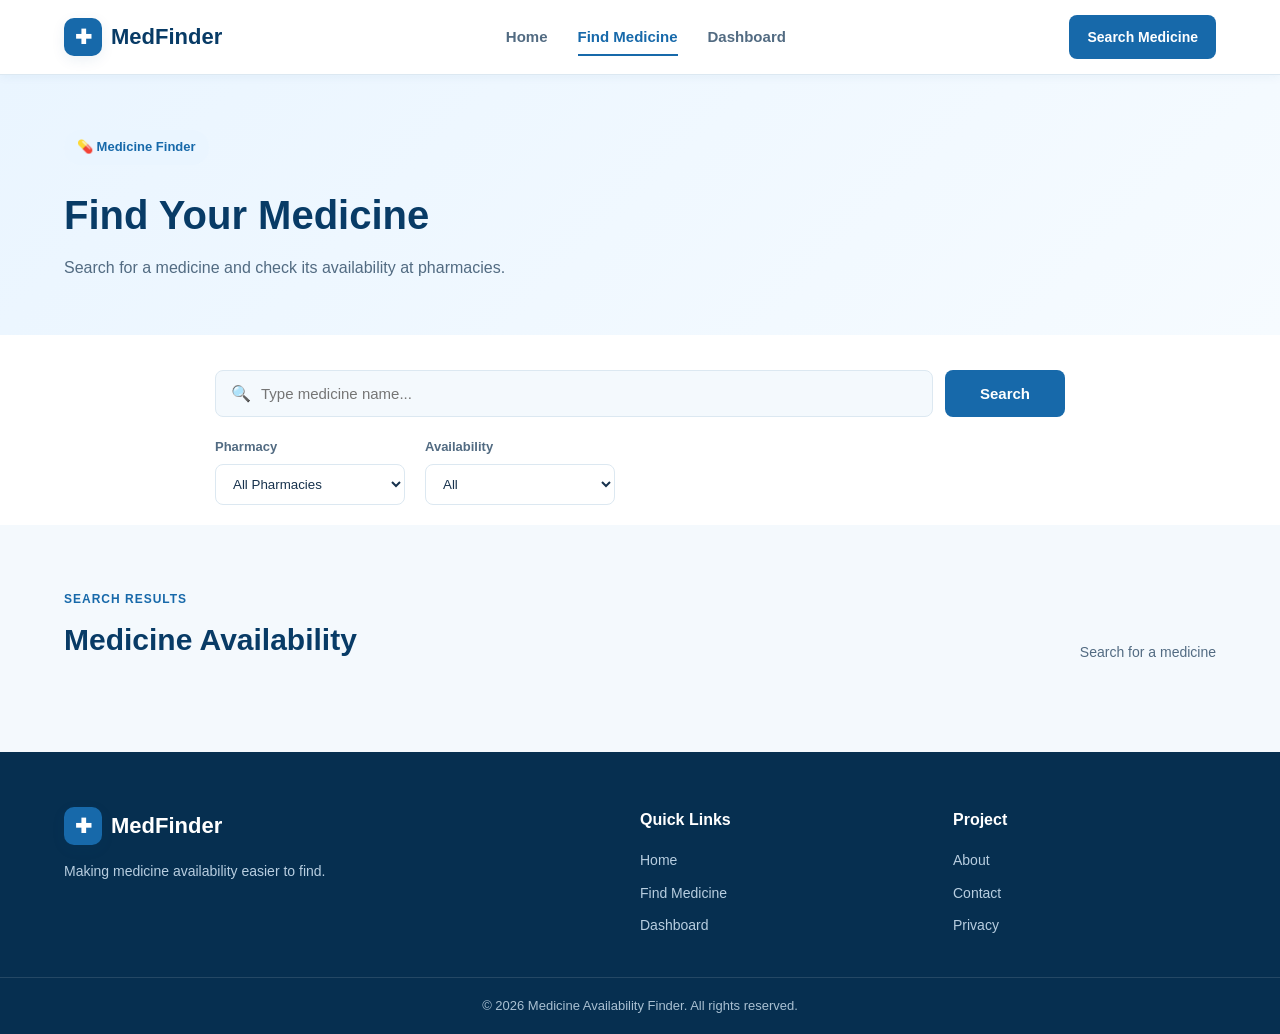
<file: Medicine-Availability-Finder/search.html>
<!DOCTYPE html>
<html lang="en">

<head>

    <meta charset="UTF-8">

    <meta name="viewport"
          content="width=device-width, initial-scale=1.0">

    <title>Find Medicine | MedFinder</title>

    <link rel="stylesheet" href="style.css">

</head>


<body>


    <!-- ================= NAVBAR ================= -->

    <header class="navbar">

        <div class="container nav-container">

            <a href="index.html"
               class="logo">

                <span class="logo-icon">
                    ✚
                </span>

                MedFinder

            </a>


            <nav class="nav-links">

                <a href="index.html">
                    Home
                </a>

                <a href="search.html"
                   class="active">

                    Find Medicine

                </a>

                <a href="dashboard.html">
                    Dashboard
                </a>

            </nav>


            <a href="search.html"
               class="nav-button">

                Search Medicine

            </a>

        </div>

    </header>



    <!-- ================= PAGE HEADER ================= -->

    <section class="search-header">

        <div class="container">

            <span class="hero-tag">
                💊 Medicine Finder
            </span>


            <h1>
                Find Your Medicine
            </h1>


            <p>
                Search for a medicine and check its
                availability at pharmacies.
            </p>

        </div>

    </section>



    <!-- ================= SEARCH ================= -->

    <section class="search-section">

        <div class="container">


            <div class="search-box">


                <div class="search-input-wrapper">

                    <span class="search-icon">
                        🔍
                    </span>


                    <input
                        type="text"
                        id="medicineSearch"
                        list="medicineList"
                        placeholder="Type medicine name..."
                    >


                    <!-- DROPDOWN SUGGESTIONS -->

                    <datalist id="medicineList">

                        <option value="Panadol">
                        <option value="Paracetamol">
                        <option value="Brufen">
                        <option value="Ibuprofen">
                        <option value="Amoxicillin">
                        <option value="Azithromycin">
                        <option value="Cetirizine">
                        <option value="Loratadine">
                        <option value="Omeprazole">
                        <option value="Vitamin C">
                        <option value="Aspirin">
                        <option value="Diclofenac">
                        <option value="ORS">
                        <option value="Metformin">
                        <option value="Cough Syrup">

                    </datalist>

                </div>


                <button
                    id="searchButton"
                    class="primary-button search-button">

                    Search

                </button>

            </div>



            <!-- FILTERS -->

            <div class="filter-area">


                <div class="filter-group">

                    <label for="pharmacyFilter">
                        Pharmacy
                    </label>


                    <select id="pharmacyFilter">

                        <option value="all">
                            All Pharmacies
                        </option>

                        <option value="City Care Pharmacy">
                            City Care Pharmacy
                        </option>

                        <option value="Health Plus Pharmacy">
                            Health Plus Pharmacy
                        </option>

                        <option value="MedCare Pharmacy">
                            MedCare Pharmacy
                        </option>

                        <option value="New Life Pharmacy">
                            New Life Pharmacy
                        </option>

                        <option value="Care Medical Store">
                            Care Medical Store
                        </option>

                    </select>

                </div>



                <div class="filter-group">

                    <label for="availabilityFilter">
                        Availability
                    </label>


                    <select id="availabilityFilter">

                        <option value="all">
                            All
                        </option>

                        <option value="Available">
                            Available
                        </option>

                        <option value="Out of Stock">
                            Out of Stock
                        </option>

                    </select>

                </div>

            </div>

        </div>

    </section>



    <!-- ================= SEARCH MESSAGE ================= -->

    <section class="container">

        <div
            id="searchMessage"
            class="info-section"
            style="display:none;">

            <div class="info-content">

                <div
                    id="searchMessageIcon"
                    class="info-icon">

                    ℹ️

                </div>


                <div>

                    <h3 id="searchMessageTitle">
                        Search Medicine
                    </h3>


                    <p id="searchMessageText">
                        Enter a medicine name above
                        to check its availability.
                    </p>

                </div>

            </div>

        </div>

    </section>



    <!-- ================= RESULTS ================= -->

    <section class="results-section">

        <div class="container">


            <div class="results-header">

                <div>

                    <span class="section-label">
                        SEARCH RESULTS
                    </span>


                    <h2>
                        Medicine Availability
                    </h2>

                </div>


                <p id="resultCount">
                    Search for a medicine
                </p>

            </div>



            <!-- RESULTS WILL APPEAR HERE -->

            <div
                class="medicine-grid"
                id="medicineResults">

            </div>



            <!-- NO RESULT -->

            <div
                id="noResults"
                class="no-results"
                style="display:none;">

                <div class="no-results-icon">
                    🔍
                </div>


                <h3>
                    Medicine Not Found
                </h3>


                <p>
                    Sorry, this medicine is not available
                    in our database.
                </p>

            </div>


        </div>

    </section>



    <!-- ================= FOOTER ================= -->

    <footer class="footer">

        <div class="container footer-content">


            <div class="footer-brand">

                <a href="index.html"
                   class="logo">

                    <span class="logo-icon">
                        ✚
                    </span>

                    MedFinder

                </a>


                <p>
                    Making medicine availability
                    easier to find.
                </p>

            </div>



            <div class="footer-links">

                <h4>
                    Quick Links
                </h4>


                <a href="index.html">
                    Home
                </a>


                <a href="search.html">
                    Find Medicine
                </a>


                <a href="dashboard.html">
                    Dashboard
                </a>

            </div>



            <div class="footer-links">

                <h4>
                    Project
                </h4>


                <a href="#">
                    About
                </a>


                <a href="#">
                    Contact
                </a>


                <a href="#">
                    Privacy
                </a>

            </div>

        </div>


        <div class="footer-bottom">

            <p>
                © 2026 Medicine Availability Finder.
                All rights reserved.
            </p>

        </div>

    </footer>



    <!-- JAVASCRIPT -->

    <script src="script.js"></script>

</body>

</html>
</file>
<file: Medicine-Availability-Finder/style.css>
/* =========================================================
   MEDICINE AVAILABILITY FINDER
   Main Stylesheet
   Natural Blue Theme
   ========================================================= */


/* ================= ROOT VARIABLES ================= */

:root {

    --primary-blue: #1769aa;
    --dark-blue: #0f4c81;
    --deep-blue: #083b66;

    --sky-blue: #eaf5ff;
    --light-blue: #f4f9fd;
    --soft-blue: #d9ecfa;

    --white: #ffffff;

    --text-dark: #17324d;
    --text-medium: #526b82;
    --text-light: #7890a4;

    --border-color: #dce8f1;

    --success: #25855a;
    --success-bg: #e9f7ef;

    --danger: #c94b4b;
    --danger-bg: #fdeeee;

    --shadow-sm: 0 4px 14px rgba(15, 76, 129, 0.08);

    --shadow-md: 0 10px 30px rgba(15, 76, 129, 0.12);

    --radius-sm: 8px;
    --radius-md: 14px;
    --radius-lg: 22px;

    --transition: 0.3s ease;
}


/* ================= GENERAL RESET ================= */

* {
    margin: 0;
    padding: 0;
    box-sizing: border-box;
}


html {
    scroll-behavior: smooth;
}


body {
    font-family:
        Arial,
        Helvetica,
        sans-serif;

    background: var(--light-blue);

    color: var(--text-dark);

    line-height: 1.6;
}


a {
    text-decoration: none;

    color: inherit;
}


button,
input,
select {
    font-family: inherit;
}


button {
    cursor: pointer;
}


.container {
    width: 90%;

    max-width: 1180px;

    margin: 0 auto;
}


/* ================= NAVBAR ================= */

.navbar {
    background: var(--white);

    border-bottom: 1px solid var(--border-color);

    position: sticky;

    top: 0;

    z-index: 1000;

    box-shadow: 0 2px 10px rgba(15, 76, 129, 0.05);
}


.nav-container {
    min-height: 74px;

    display: flex;

    align-items: center;

    justify-content: space-between;

    gap: 25px;
}


.logo {
    display: flex;

    align-items: center;

    gap: 9px;

    font-size: 22px;

    font-weight: 700;

    color: var(--deep-blue);
}


.logo-icon {
    width: 38px;

    height: 38px;

    display: flex;

    align-items: center;

    justify-content: center;

    border-radius: 10px;

    background: var(--primary-blue);

    color: var(--white);

    font-size: 20px;

    box-shadow: var(--shadow-sm);
}


.nav-links {
    display: flex;

    align-items: center;

    gap: 30px;
}


.nav-links a {
    color: var(--text-medium);

    font-size: 15px;

    font-weight: 600;

    position: relative;

    transition: var(--transition);
}


.nav-links a:hover,
.nav-links a.active {
    color: var(--primary-blue);
}


.nav-links a::after {
    content: "";

    position: absolute;

    width: 0;

    height: 2px;

    left: 0;

    bottom: -7px;

    background: var(--primary-blue);

    transition: var(--transition);
}


.nav-links a:hover::after,
.nav-links a.active::after {
    width: 100%;
}


.nav-button {
    background: var(--primary-blue);

    color: var(--white);

    padding: 11px 18px;

    border-radius: var(--radius-sm);

    font-size: 14px;

    font-weight: 600;

    transition: var(--transition);
}


.nav-button:hover {
    background: var(--dark-blue);

    transform: translateY(-2px);

    box-shadow: var(--shadow-sm);
}


/* ================= BUTTONS ================= */

.primary-button {
    display: inline-flex;

    align-items: center;

    justify-content: center;

    gap: 8px;

    background: var(--primary-blue);

    color: var(--white);

    border: none;

    padding: 13px 23px;

    border-radius: var(--radius-sm);

    font-size: 15px;

    font-weight: 600;

    transition: var(--transition);
}


.primary-button:hover {
    background: var(--dark-blue);

    transform: translateY(-2px);

    box-shadow: var(--shadow-md);
}


.secondary-button {
    display: inline-flex;

    align-items: center;

    justify-content: center;

    padding: 12px 22px;

    border: 1px solid var(--primary-blue);

    color: var(--primary-blue);

    border-radius: var(--radius-sm);

    font-size: 15px;

    font-weight: 600;

    transition: var(--transition);
}


.secondary-button:hover {
    background: var(--sky-blue);

    transform: translateY(-2px);
}


/* ================= HERO ================= */

.hero {
    padding: 90px 0;

    background:
        linear-gradient(
            135deg,
            #f4faff 0%,
            #e8f4fc 100%
        );
}


.hero-content {
    display: grid;

    grid-template-columns: 1.2fr 0.8fr;

    align-items: center;

    gap: 70px;
}


.hero-tag {
    display: inline-block;

    background: var(--sky-blue);

    color: var(--primary-blue);

    padding: 7px 13px;

    border-radius: 30px;

    font-size: 13px;

    font-weight: 700;

    margin-bottom: 18px;
}


.hero-text h1 {
    font-size: 52px;

    line-height: 1.12;

    color: var(--deep-blue);

    margin-bottom: 20px;
}


.hero-text h1 span {
    display: block;

    color: var(--primary-blue);
}


.hero-text p {
    max-width: 590px;

    color: var(--text-medium);

    font-size: 17px;

    margin-bottom: 30px;
}


.hero-buttons {
    display: flex;

    gap: 14px;

    flex-wrap: wrap;
}


/* ================= HERO CARD ================= */

.hero-card {
    background: var(--white);

    border: 1px solid var(--border-color);

    border-radius: var(--radius-lg);

    padding: 35px;

    box-shadow: var(--shadow-md);

    transition: var(--transition);
}


.hero-card:hover {
    transform: translateY(-5px);
}


.medicine-icon {
    width: 70px;

    height: 70px;

    display: flex;

    align-items: center;

    justify-content: center;

    background: var(--sky-blue);

    border-radius: 18px;

    font-size: 34px;

    margin-bottom: 20px;
}


.hero-card h3 {
    font-size: 23px;

    color: var(--deep-blue);

    margin-bottom: 8px;
}


.hero-card p {
    color: var(--text-medium);

    margin-bottom: 20px;
}


.mini-search {
    display: flex;

    background: var(--light-blue);

    border: 1px solid var(--border-color);

    border-radius: var(--radius-sm);

    overflow: hidden;
}


.mini-search input {
    flex: 1;

    border: none;

    outline: none;

    background: transparent;

    padding: 13px;

    color: var(--text-dark);
}


.mini-search button {
    width: 50px;

    border: none;

    background: var(--primary-blue);

    color: var(--white);

    transition: var(--transition);
}


.mini-search button:hover {
    background: var(--dark-blue);
}


/* ================= SECTION HEADING ================= */

.section-heading {
    text-align: center;

    max-width: 700px;

    margin: 0 auto 45px;
}


.section-heading span,
.section-label {
    color: var(--primary-blue);

    font-size: 12px;

    font-weight: 700;

    letter-spacing: 1px;
}


.section-heading h2 {
    color: var(--deep-blue);

    font-size: 34px;

    margin: 8px 0 12px;
}


.section-heading p {
    color: var(--text-medium);
}


/* ================= FEATURES ================= */

.features-section {
    padding: 85px 0;

    background: var(--white);
}


.features-grid {
    display: grid;

    grid-template-columns:
        repeat(3, 1fr);

    gap: 25px;
}


.feature-card {
    padding: 30px;

    background: var(--light-blue);

    border: 1px solid var(--border-color);

    border-radius: var(--radius-md);

    transition: var(--transition);
}


.feature-card:hover {
    transform: translateY(-7px);

    box-shadow: var(--shadow-md);

    border-color: var(--soft-blue);
}


.feature-icon {
    width: 55px;

    height: 55px;

    display: flex;

    align-items: center;

    justify-content: center;

    background: var(--sky-blue);

    border-radius: 14px;

    font-size: 25px;

    margin-bottom: 18px;
}


.feature-card h3 {
    color: var(--deep-blue);

    margin-bottom: 8px;
}


.feature-card p {
    color: var(--text-medium);

    font-size: 14px;
}


/* ================= HOW IT WORKS ================= */

.how-section {
    padding: 85px 0;

    background: var(--light-blue);
}


.steps-grid {
    display: grid;

    grid-template-columns:
        repeat(3, 1fr);

    gap: 25px;
}


.step-card {
    background: var(--white);

    padding: 30px;

    border-radius: var(--radius-md);

    border: 1px solid var(--border-color);

    position: relative;

    transition: var(--transition);
}


.step-card:hover {
    transform: translateY(-5px);

    box-shadow: var(--shadow-md);
}


.step-number {
    font-size: 30px;

    font-weight: 800;

    color: var(--soft-blue);

    margin-bottom: 12px;
}


.step-card h3 {
    color: var(--deep-blue);

    margin-bottom: 8px;
}


.step-card p {
    color: var(--text-medium);

    font-size: 14px;
}


/* ================= CTA ================= */

.cta-section {
    padding: 55px 0;

    background: var(--deep-blue);
}


.cta-content {
    display: flex;

    align-items: center;

    justify-content: space-between;

    gap: 25px;
}


.cta-content h2 {
    color: var(--white);

    font-size: 30px;

    margin-bottom: 5px;
}


.cta-content p {
    color: #c9dced;
}


.cta-section .primary-button {
    background: var(--white);

    color: var(--deep-blue);
}


.cta-section .primary-button:hover {
    background: var(--sky-blue);
}


/* ================= FOOTER ================= */

.footer {
    background: #062f50;

    color: var(--white);

    padding-top: 55px;
}


.footer-content {
    display: grid;

    grid-template-columns:
        2fr 1fr 1fr;

    gap: 50px;

    padding-bottom: 40px;
}


.footer .logo {
    color: var(--white);

    margin-bottom: 15px;
}


.footer-brand p {
    color: #b8cee0;

    max-width: 300px;

    font-size: 14px;
}


.footer-links {
    display: flex;

    flex-direction: column;

    gap: 10px;
}


.footer-links h4 {
    margin-bottom: 7px;

    color: var(--white);
}


.footer-links a {
    color: #b8cee0;

    font-size: 14px;

    transition: var(--transition);
}


.footer-links a:hover {
    color: var(--white);

    padding-left: 4px;
}


.footer-bottom {
    border-top: 1px solid rgba(255, 255, 255, 0.12);

    text-align: center;

    padding: 18px;

    color: #a9c0d2;

    font-size: 13px;
}


/* =========================================================
   SEARCH PAGE
   ========================================================= */


/* ================= SEARCH HEADER ================= */

.search-header {
    padding: 55px 0;

    background:
        linear-gradient(
            135deg,
            #eaf5ff,
            #f6fbff
        );
}


.search-header h1 {
    font-size: 40px;

    color: var(--deep-blue);

    margin-bottom: 8px;
}


.search-header p {
    color: var(--text-medium);

    max-width: 650px;
}


/* ================= SEARCH SECTION ================= */

.search-section {
    padding: 35px 0 20px;

    background: var(--white);
}


.search-box {
    display: flex;

    gap: 12px;

    max-width: 850px;

    margin: 0 auto;
}


.search-input-wrapper {
    flex: 1;

    display: flex;

    align-items: center;

    background: var(--light-blue);

    border: 1px solid var(--border-color);

    border-radius: var(--radius-sm);

    padding: 0 15px;

    transition: var(--transition);
}


.search-input-wrapper:focus-within {
    border-color: var(--primary-blue);

    box-shadow:
        0 0 0 3px
        rgba(23, 105, 170, 0.1);
}


.search-icon {
    margin-right: 10px;
}


.search-input-wrapper input {
    width: 100%;

    border: none;

    outline: none;

    background: transparent;

    padding: 14px 0;

    color: var(--text-dark);

    font-size: 15px;
}


.search-button {
    min-width: 120px;
}


/* ================= FILTER ================= */

.filter-area {
    max-width: 850px;

    margin: 20px auto 0;

    display: flex;

    gap: 20px;
}


.filter-group {
    display: flex;

    flex-direction: column;

    gap: 6px;

    min-width: 190px;
}


.filter-group label {
    color: var(--text-medium);

    font-size: 13px;

    font-weight: 600;
}


.filter-group select {
    padding: 11px 13px;

    border: 1px solid var(--border-color);

    border-radius: var(--radius-sm);

    background: var(--white);

    color: var(--text-dark);

    outline: none;

    cursor: pointer;
}


.filter-group select:focus {
    border-color: var(--primary-blue);
}


/* ================= RESULTS ================= */

.results-section {
    padding: 60px 0;

    background: var(--light-blue);
}


.results-header {
    display: flex;

    align-items: end;

    justify-content: space-between;

    gap: 20px;

    margin-bottom: 28px;
}


.results-header h2 {
    color: var(--deep-blue);

    font-size: 30px;

    margin-top: 5px;
}


.results-header > p {
    color: var(--text-medium);

    font-size: 14px;
}


/* ================= MEDICINE GRID ================= */

.medicine-grid {
    display: grid;

    grid-template-columns:
        repeat(3, 1fr);

    gap: 22px;
}


.medicine-card {
    background: var(--white);

    border: 1px solid var(--border-color);

    border-radius: var(--radius-md);

    padding: 22px;

    box-shadow: var(--shadow-sm);

    transition: var(--transition);
}


.medicine-card:hover {
    transform: translateY(-5px);

    box-shadow: var(--shadow-md);
}


.medicine-card-top {
    display: flex;

    align-items: center;

    justify-content: space-between;

    margin-bottom: 18px;
}


.medicine-image {
    width: 55px;

    height: 55px;

    display: flex;

    align-items: center;

    justify-content: center;

    border-radius: 14px;

    background: var(--sky-blue);

    font-size: 25px;
}


.status {
    padding: 5px 10px;

    border-radius: 30px;

    font-size: 11px;

    font-weight: 700;
}


.status.available {
    background: var(--success-bg);

    color: var(--success);
}


.status.out {
    background: var(--danger-bg);

    color: var(--danger);
}


.medicine-card h3 {
    color: var(--deep-blue);

    font-size: 19px;

    margin-bottom: 3px;
}


.medicine-company {
    color: var(--text-light);

    font-size: 13px;

    margin-bottom: 16px;
}


.medicine-info {
    border-top: 1px solid var(--border-color);

    border-bottom: 1px solid var(--border-color);

    padding: 13px 0;

    margin-bottom: 15px;
}


.medicine-info p {
    color: var(--text-medium);

    font-size: 13px;

    margin: 5px 0;
}


.medicine-card-bottom {
    display: flex;

    align-items: center;

    justify-content: space-between;

    gap: 10px;
}


.medicine-card-bottom strong {
    color: var(--deep-blue);

    font-size: 18px;
}


.details-button {
    border: none;

    background: var(--sky-blue);

    color: var(--primary-blue);

    padding: 8px 12px;

    border-radius: var(--radius-sm);

    font-size: 12px;

    font-weight: 700;

    transition: var(--transition);
}


.details-button:hover {
    background: var(--primary-blue);

    color: var(--white);
}


/* ================= NO RESULTS ================= */

.no-results {
    text-align: center;

    background: var(--white);

    border: 1px solid var(--border-color);

    border-radius: var(--radius-md);

    padding: 50px 20px;

    margin-top: 20px;
}


.no-results-icon {
    font-size: 40px;

    margin-bottom: 12px;
}


.no-results h3 {
    color: var(--deep-blue);

    margin-bottom: 5px;
}


.no-results p {
    color: var(--text-medium);
}


/* ================= INFORMATION BOX ================= */

.info-section {
    background: var(--sky-blue);

    border: 1px solid var(--soft-blue);

    border-radius: var(--radius-md);

    padding: 20px;

    margin: 25px 0;
}


.info-content {
    display: flex;

    align-items: flex-start;

    gap: 15px;
}


.info-icon {
    font-size: 23px;
}


.info-content h3 {
    color: var(--deep-blue);

    font-size: 16px;

    margin-bottom: 3px;
}


.info-content p {
    color: var(--text-medium);

    font-size: 13px;
}


/* =========================================================
   DASHBOARD
   ========================================================= */


/* ================= DASHBOARD HEADER ================= */

.dashboard-header {
    padding: 55px 0;

    background:
        linear-gradient(
            135deg,
            #eaf5ff,
            #f6fbff
        );
}


.dashboard-header-content {
    display: flex;

    align-items: center;

    justify-content: space-between;

    gap: 30px;
}


.dashboard-header h1 {
    font-size: 40px;

    color: var(--deep-blue);

    margin-bottom: 7px;
}


.dashboard-header p {
    color: var(--text-medium);
}


/* ================= DASHBOARD SECTION ================= */

.dashboard-section {
    padding: 55px 0;

    background: var(--light-blue);
}


/* ================= STATISTICS ================= */

.stats-grid {
    display: grid;

    grid-template-columns:
        repeat(4, 1fr);

    gap: 20px;

    margin-bottom: 25px;
}


.stat-card {
    background: var(--white);

    border: 1px solid var(--border-color);

    border-radius: var(--radius-md);

    padding: 22px;

    display: flex;

    gap: 15px;

    align-items: center;

    transition: var(--transition);
}


.stat-card:hover {
    transform: translateY(-4px);

    box-shadow: var(--shadow-md);
}


.stat-icon {
    width: 50px;

    height: 50px;

    display: flex;

    align-items: center;

    justify-content: center;

    background: var(--sky-blue);

    border-radius: 13px;

    font-size: 22px;

    flex-shrink: 0;
}


.stat-content p {
    color: var(--text-medium);

    font-size: 12px;

    margin-bottom: 2px;
}


.stat-content h2 {
    color: var(--deep-blue);

    font-size: 27px;

    line-height: 1.2;
}


.stat-positive {
    color: var(--success);

    font-size: 11px;

    font-weight: 600;
}


/* ================= DASHBOARD GRID ================= */

.dashboard-grid {
    display: grid;

    grid-template-columns: 1.7fr 1fr;

    gap: 25px;

    margin-bottom: 25px;
}


.dashboard-card {
    background: var(--white);

    border: 1px solid var(--border-color);

    border-radius: var(--radius-md);

    padding: 25px;

    box-shadow: var(--shadow-sm);
}


.large-card {
    min-width: 0;
}


.card-header {
    display: flex;

    align-items: center;

    justify-content: space-between;

    gap: 15px;

    margin-bottom: 22px;
}


.card-header h2 {
    color: var(--deep-blue);

    font-size: 21px;

    margin-top: 4px;
}


.view-link {
    color: var(--primary-blue);

    font-size: 13px;

    font-weight: 700;

    white-space: nowrap;
}


.view-link:hover {
    text-decoration: underline;
}


/* ================= TABLE ================= */

.table-container {
    overflow-x: auto;
}


table {
    width: 100%;

    border-collapse: collapse;

    min-width: 600px;
}


th {
    text-align: left;

    color: var(--text-light);

    font-size: 12px;

    font-weight: 700;

    padding: 11px;

    border-bottom: 1px solid var(--border-color);
}


td {
    color: var(--text-medium);

    font-size: 13px;

    padding: 14px 11px;

    border-bottom: 1px solid #edf2f6;
}


td strong {
    color: var(--text-dark);
}


.table-status {
    padding: 5px 9px;

    border-radius: 30px;

    font-size: 10px;

    font-weight: 700;
}


.table-status.available {
    color: var(--success);

    background: var(--success-bg);
}


.table-status.out {
    color: var(--danger);

    background: var(--danger-bg);
}


/* ================= QUICK ACTIONS ================= */

.quick-actions {
    display: flex;

    flex-direction: column;

    gap: 12px;
}


.quick-action {
    display: flex;

    align-items: center;

    gap: 13px;

    padding: 13px;

    border: 1px solid var(--border-color);

    border-radius: var(--radius-sm);

    transition: var(--transition);
}


.quick-action:hover {
    background: var(--sky-blue);

    border-color: var(--soft-blue);

    transform: translateX(3px);
}


.quick-action > span {
    width: 40px;

    height: 40px;

    display: flex;

    align-items: center;

    justify-content: center;

    background: var(--sky-blue);

    border-radius: 10px;

    font-size: 18px;

    flex-shrink: 0;
}


.quick-action strong {
    display: block;

    color: var(--deep-blue);

    font-size: 13px;
}


.quick-action small {
    color: var(--text-light);

    font-size: 11px;
}


/* ================= PHARMACY ================= */

.pharmacy-card {
    margin-bottom: 25px;
}


.pharmacy-grid {
    display: grid;

    grid-template-columns:
        repeat(2, 1fr);

    gap: 15px;
}


.pharmacy-item {
    display: flex;

    align-items: center;

    gap: 15px;

    padding: 16px;

    border: 1px solid var(--border-color);

    border-radius: var(--radius-sm);

    transition: var(--transition);
}


.pharmacy-item:hover {
    background: var(--light-blue);

    transform: translateY(-2px);
}


.pharmacy-icon {
    width: 48px;

    height: 48px;

    display: flex;

    align-items: center;

    justify-content: center;

    background: var(--sky-blue);

    border-radius: 12px;

    font-size: 20px;

    flex-shrink: 0;
}


.pharmacy-details h3 {
    color: var(--deep-blue);

    font-size: 14px;

    margin-bottom: 3px;
}


.pharmacy-details p {
    color: var(--text-light);

    font-size: 12px;

    margin-bottom: 3px;
}


.pharmacy-status {
    color: var(--success);

    font-size: 11px;

    font-weight: 700;
}


/* ================= DASHBOARD INFO ================= */

.dashboard-info {
    margin: 0;
}


/* =========================================================
   ANIMATIONS
   ========================================================= */

@keyframes fadeUp {

    from {
        opacity: 0;

        transform: translateY(15px);
    }

    to {
        opacity: 1;

        transform: translateY(0);
    }

}


.hero-text,
.hero-card,
.feature-card,
.step-card,
.medicine-card,
.stat-card {
    animation: fadeUp 0.6s ease both;
}


/* =========================================================
   RESPONSIVE DESIGN
   ========================================================= */


/* ================= TABLET ================= */

@media (max-width: 950px) {

    .nav-links {
        gap: 18px;
    }


    .hero-content {
        grid-template-columns: 1fr;

        gap: 40px;
    }


    .hero-text {
        text-align: center;
    }


    .hero-text p {
        margin-left: auto;

        margin-right: auto;
    }


    .hero-buttons {
        justify-content: center;
    }


    .hero-card {
        max-width: 550px;

        width: 100%;

        margin: auto;
    }


    .features-grid,
    .steps-grid {
        grid-template-columns:
            repeat(2, 1fr);
    }


    .medicine-grid {
        grid-template-columns:
            repeat(2, 1fr);
    }


    .stats-grid {
        grid-template-columns:
            repeat(2, 1fr);
    }


    .dashboard-grid {
        grid-template-columns: 1fr;
    }

}


/* ================= MOBILE ================= */

@media (max-width: 700px) {

    .container {
        width: 92%;
    }


    .nav-container {
        min-height: auto;

        padding: 14px 0;

        flex-wrap: wrap;

        justify-content: center;
    }


    .logo {
        width: 100%;

        justify-content: center;
    }


    .nav-links {
        order: 3;

        width: 100%;

        justify-content: center;

        gap: 18px;
    }


    .nav-links a {
        font-size: 13px;
    }


    .nav-button {
        display: none;
    }


    .hero {
        padding: 60px 0;
    }


    .hero-text h1 {
        font-size: 38px;
    }


    .hero-text p {
        font-size: 15px;
    }


    .hero-card {
        padding: 25px;
    }


    .features-section,
    .how-section {
        padding: 60px 0;
    }


    .section-heading h2 {
        font-size: 28px;
    }


    .features-grid,
    .steps-grid,
    .medicine-grid,
    .stats-grid,
    .pharmacy-grid {
        grid-template-columns: 1fr;
    }


    .cta-content {
        flex-direction: column;

        align-items: flex-start;
    }


    .cta-content h2 {
        font-size: 25px;
    }


    .footer-content {
        grid-template-columns: 1fr;

        gap: 30px;
    }


    .search-header,
    .dashboard-header {
        padding: 45px 0;
    }


    .search-header h1,
    .dashboard-header h1 {
        font-size: 32px;
    }


    .search-box {
        flex-direction: column;
    }


    .search-button {
        width: 100%;
    }


    .filter-area {
        flex-direction: column;

        gap: 12px;
    }


    .filter-group {
        width: 100%;
    }


    .results-header {
        flex-direction: column;

        align-items: flex-start;
    }


    .dashboard-header-content {
        flex-direction: column;

        align-items: flex-start;
    }


    .dashboard-header-content .primary-button {
        width: 100%;
    }


    .dashboard-card {
        padding: 18px;
    }


    .card-header {
        align-items: flex-start;
    }


    .medicine-card-bottom {
        align-items: flex-end;
    }

}


/* ================= SMALL MOBILE ================= */

@media (max-width: 420px) {

    .hero-text h1 {
        font-size: 32px;
    }


    .hero-buttons {
        flex-direction: column;
    }


    .hero-buttons a {
        width: 100%;
    }


    .medicine-card-bottom {
        flex-direction: column;

        align-items: stretch;
    }


    .details-button {
        width: 100%;
    }


    .stat-card {
        padding: 17px;
    }


    .stat-content h2 {
        font-size: 23px;
    }

}
</file>
